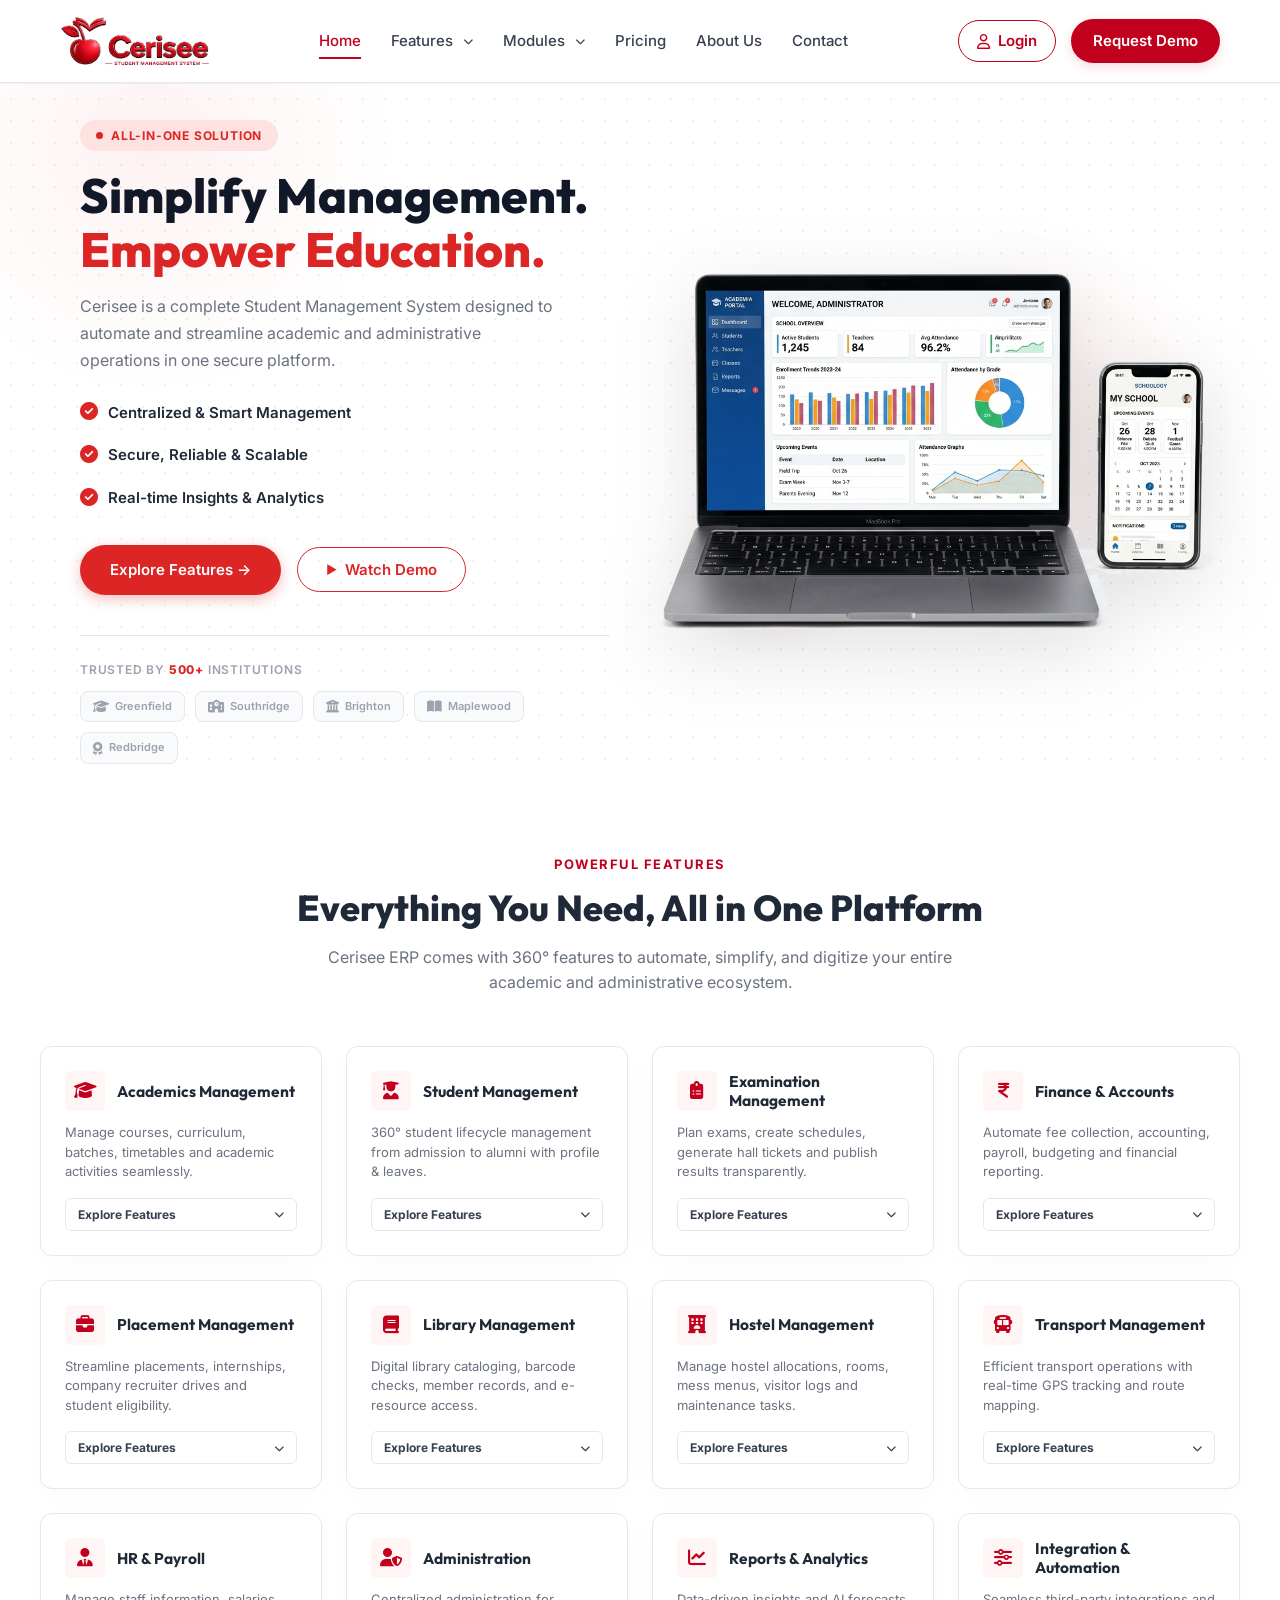
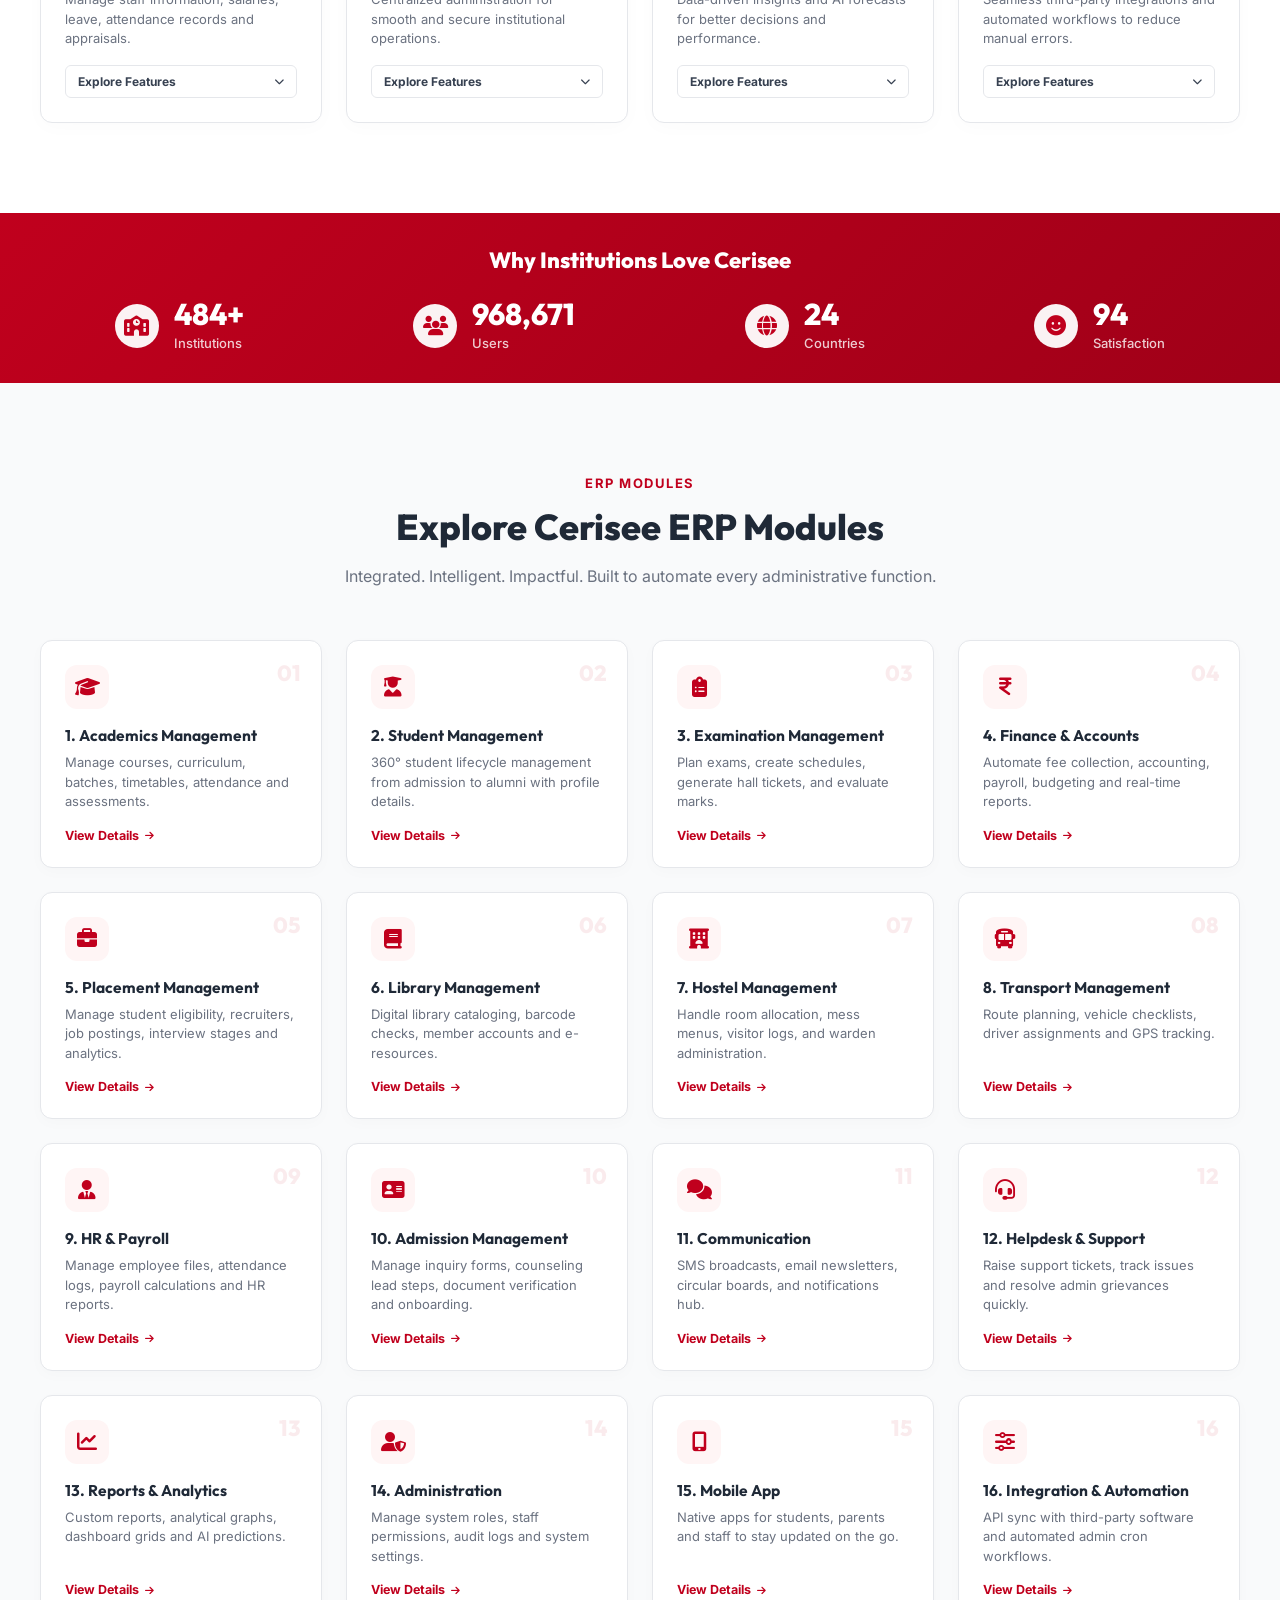
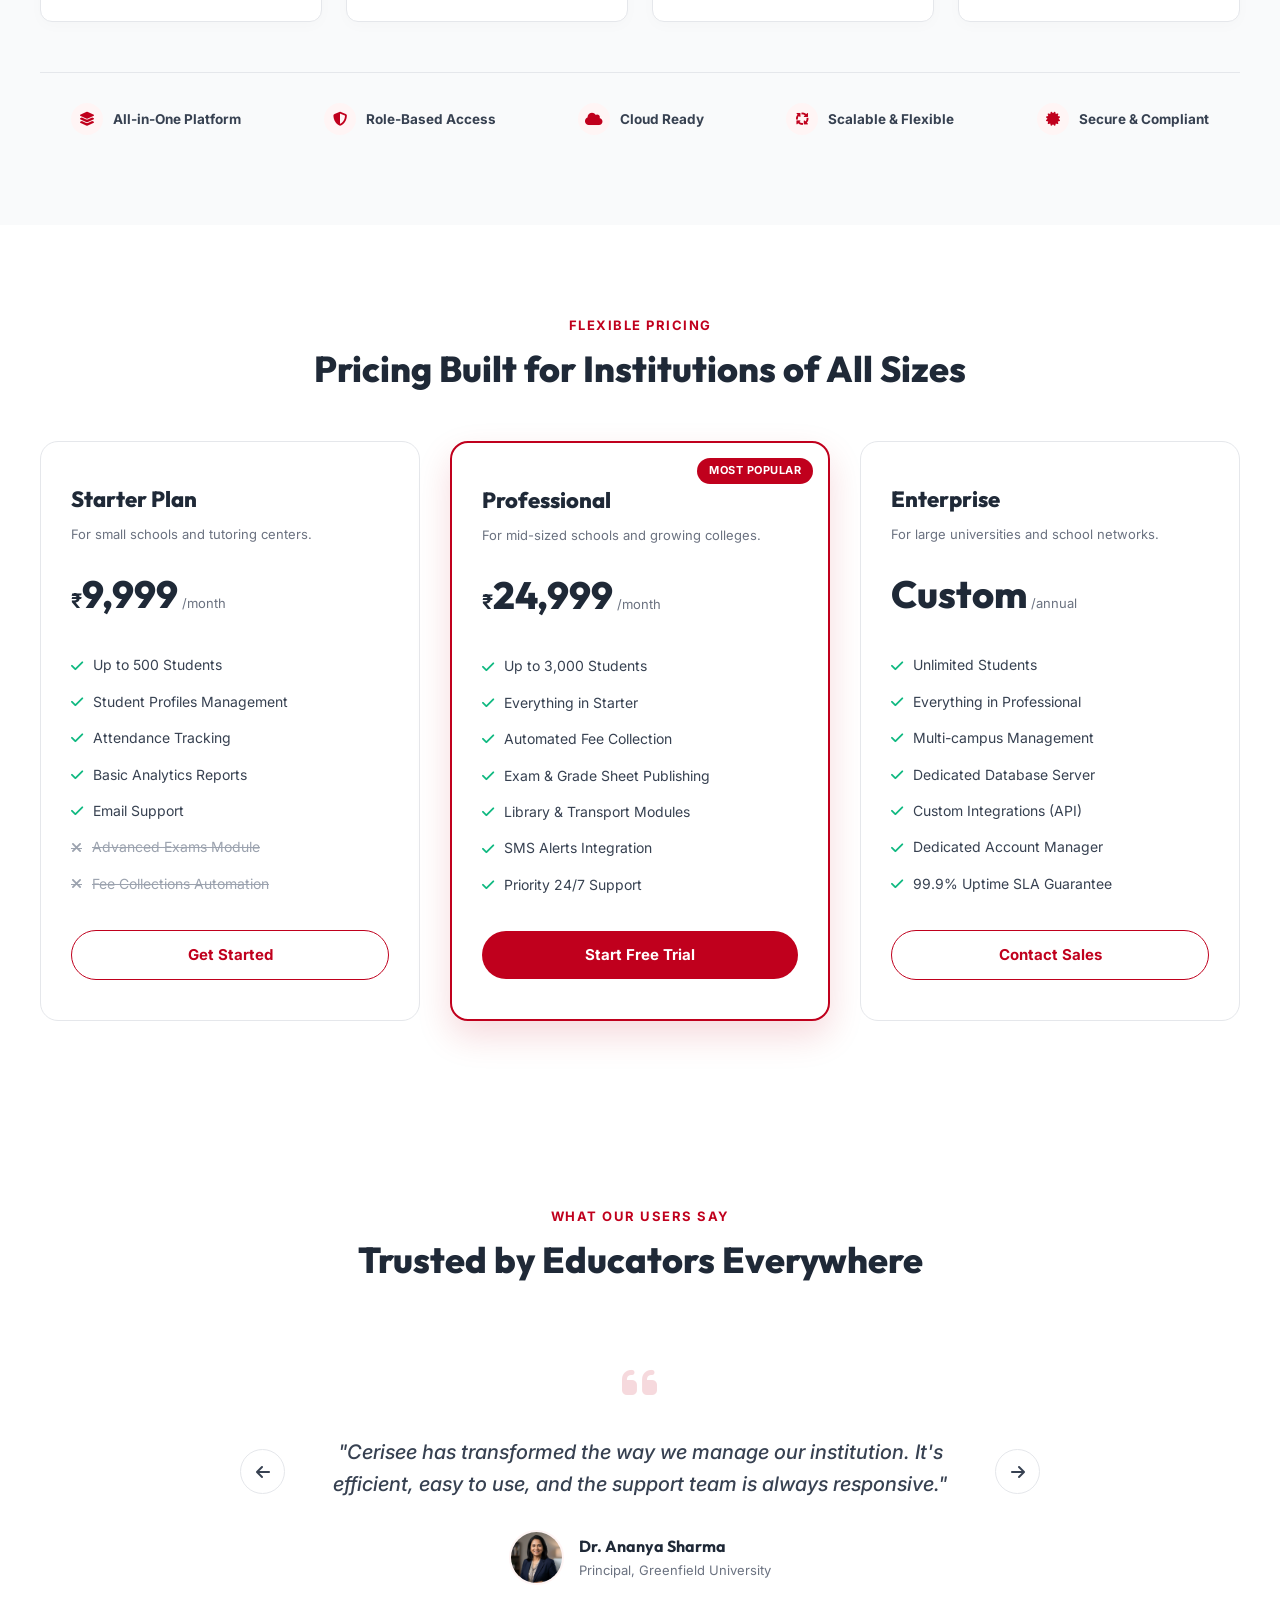
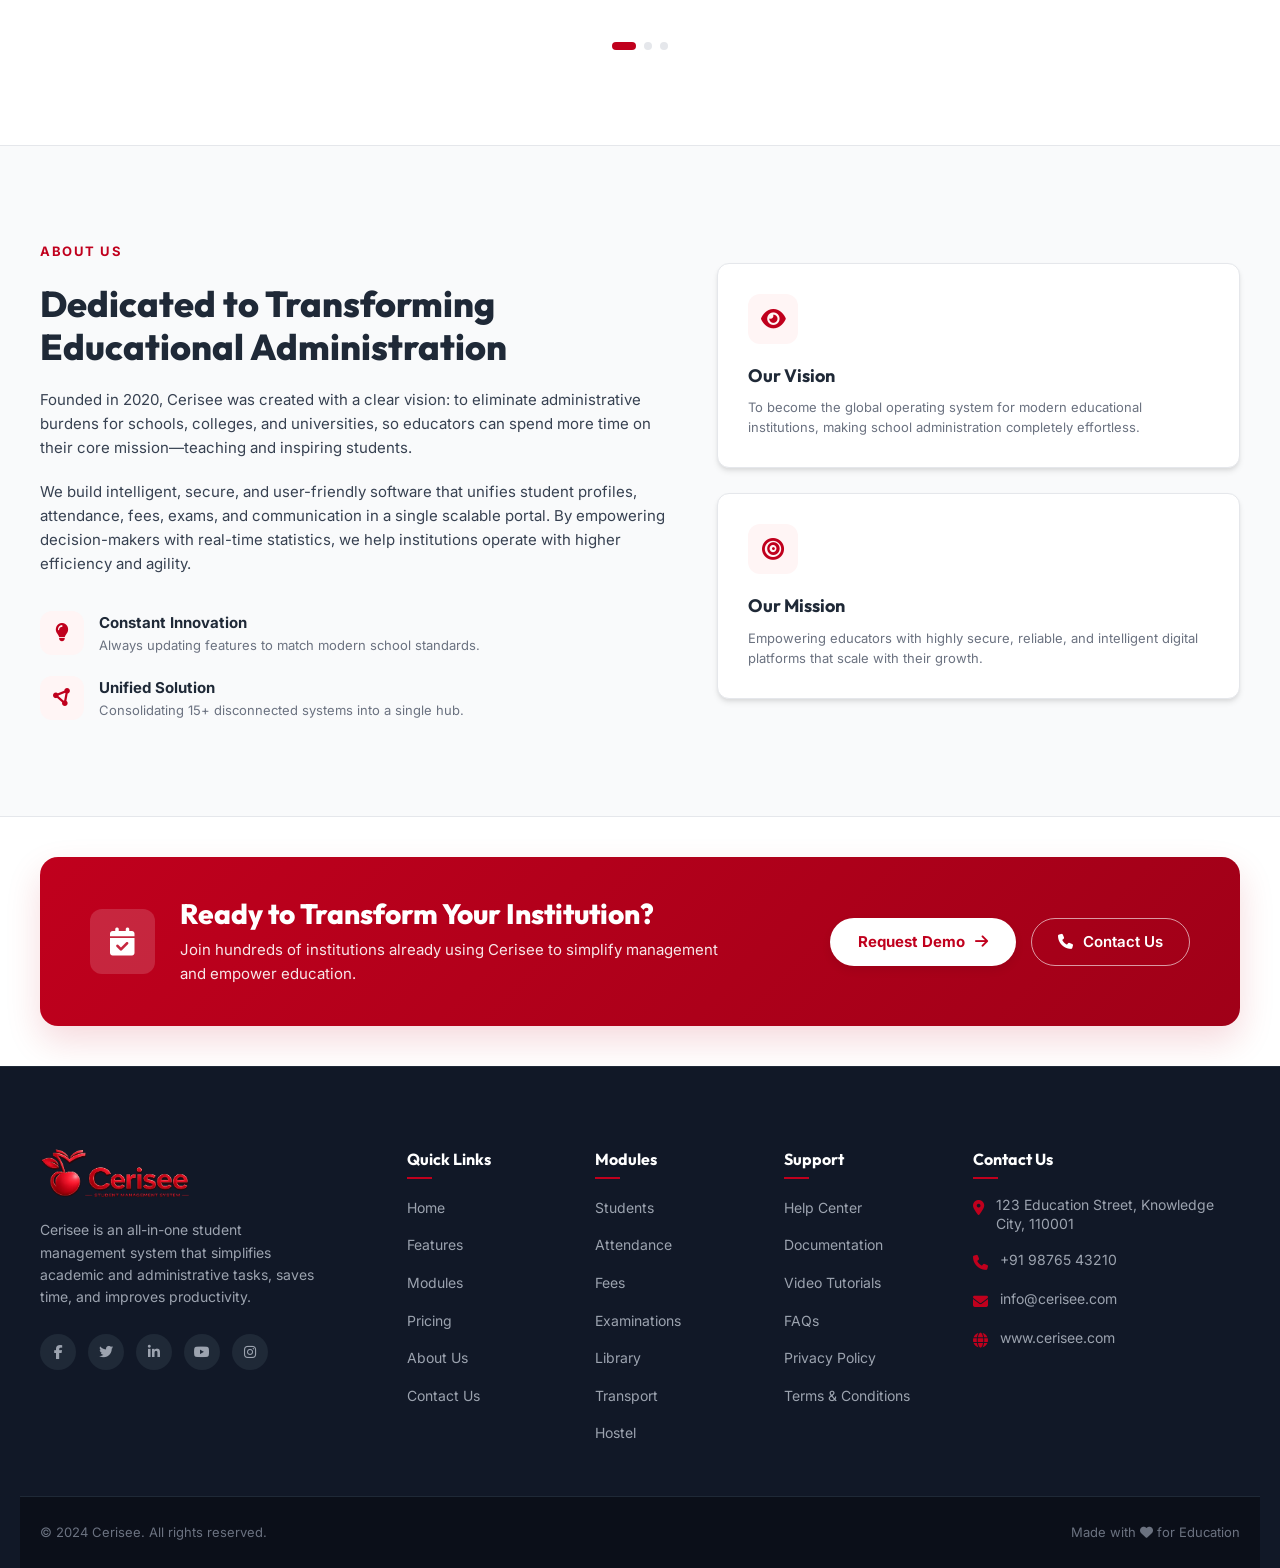
<file: index.html>
<!DOCTYPE html>
<html lang="en">
<head>
  <meta charset="UTF-8">
  <meta name="viewport" content="width=device-width, initial-scale=1.0">
  <meta name="description" content="Cerisee is an all-in-one Student Management System designed to automate academic and administrative workflows, improve productivity, and empower education.">
  <title>Cerisee - Student Management System | Simplify Management. Empower Education.</title>
  
  <!-- FontAwesome for Icons -->
  <link rel="stylesheet" href="https://cdnjs.cloudflare.com/ajax/libs/font-awesome/6.4.0/css/all.min.css">
  
  <!-- Custom CSS -->
  <link rel="stylesheet" href="css/variables.css">
  <link rel="stylesheet" href="css/style.css?v=1.1">
</head>
<body>

  <!-- Navigation Bar -->
  <header class="navbar-header">
    <div class="navbar-container">
      <a href="index.html" class="logo-container">
        <img src="assets/logo.png" alt="Cerisee Logo" class="main-logo-img">
      </a>

      <!-- Desktop Nav Menu -->
      <nav class="nav-menu">
        <ul class="nav-list">
          <li><a href="#home" class="nav-link active">Home</a></li>
          <li class="has-dropdown">
            <a href="#features" class="nav-link">Features <i class="fa-solid fa-chevron-down" style="font-size:10px; margin-left:4px;"></i></a>
            <ul class="dropdown-menu">
              <li><a href="#features" data-feature="academics">Academics Management</a></li>
              <li><a href="#features" data-feature="student">Student Management</a></li>
              <li><a href="#features" data-feature="exams">Examination Management</a></li>
              <li><a href="#features" data-feature="finance">Finance & Accounts</a></li>
              <li><a href="#features" data-feature="placement">Placement Management</a></li>
              <li><a href="#features" data-feature="library">Library Management</a></li>
              <li><a href="#features" data-feature="hostel">Hostel Management</a></li>
              <li><a href="#features" data-feature="transport">Transport Management</a></li>
              <li><a href="#features" data-feature="hr">HR & Payroll</a></li>
              <li><a href="#features" data-feature="admin">Administration</a></li>
              <li><a href="#features" data-feature="reports">Reports & Analytics</a></li>
              <li><a href="#features" data-feature="integration">Integration & Automation</a></li>
            </ul>
          </li>
          <li class="has-dropdown">
            <a href="#modules" class="nav-link">Modules <i class="fa-solid fa-chevron-down" style="font-size:10px; margin-left:4px;"></i></a>
            <ul class="dropdown-menu">
              <li><a href="#modules" data-module="academics">Academics Management</a></li>
              <li><a href="#modules" data-module="student">Student Management</a></li>
              <li><a href="#modules" data-module="exams">Examination Management</a></li>
              <li><a href="#modules" data-module="finance">Finance & Accounts</a></li>
              <li><a href="#modules" data-module="placement">Placement Management</a></li>
              <li><a href="#modules" data-module="library">Library Management</a></li>
              <li><a href="#modules" data-module="hostel">Hostel Management</a></li>
              <li><a href="#modules" data-module="transport">Transport Management</a></li>
              <li><a href="#modules" data-module="hr">HR & Payroll</a></li>
              <li><a href="#modules" data-module="admission">Admission Management</a></li>
              <li><a href="#modules" data-module="communication">Communication</a></li>
              <li><a href="#modules" data-module="helpdesk">Helpdesk & Support</a></li>
              <li><a href="#modules" data-module="reports">Reports & Analytics</a></li>
              <li><a href="#modules" data-module="admin">Administration</a></li>
              <li><a href="#modules" data-module="mobile">Mobile App</a></li>
              <li><a href="#modules" data-module="integration">Integration & Automation</a></li>
            </ul>
          </li>
          <li><a href="#pricing" class="nav-link">Pricing</a></li>
          <li><a href="#about" class="nav-link">About Us</a></li>
          <li><a href="#contact" class="nav-link">Contact</a></li>
        </ul>
      </nav>

      <!-- Nav Actions -->
      <div class="nav-actions">
        <a href="login.html" class="btn-login"><i class="fa-regular fa-user"></i> Login</a>
        <a href="request-demo.html" class="btn-cta">Request Demo</a>
      </div>

      <!-- Hamburger Menu for Mobile -->
      <button class="mobile-toggle" aria-label="Toggle navigation menu">
        <span class="bar"></span>
        <span class="bar"></span>
        <span class="bar"></span>
      </button>
    </div>
  </header>

  <main>
    <!-- Hero Section -->
    <section id="home" class="hero-section">
      <!-- Subtle Dot-Grid Background Overlay -->
      <div class="hero-dot-grid"></div>
      
      <div class="hero-container">
        <!-- Hero Text Content (Left Column) -->
        <div class="hero-content">
          <div class="hero-badge-pill">
            <span class="dot-pulse"></span>
            All-in-One Solution
          </div>
          
          <h1 class="hero-headline">
            Simplify Management.<br>
            <span class="text-primary-red">Empower Education.</span>
          </h1>
          
          <p class="hero-desc-text">
            Cerisee is a complete Student Management System designed to automate and streamline academic and administrative operations in one secure platform.
          </p>
          
          <ul class="hero-checklist-items">
            <li>
              <span class="check-circle-red"><i class="fa-solid fa-circle-check"></i></span>
              Centralized & Smart Management
            </li>
            <li>
              <span class="check-circle-red"><i class="fa-solid fa-circle-check"></i></span>
              Secure, Reliable & Scalable
            </li>
            <li>
              <span class="check-circle-red"><i class="fa-solid fa-circle-check"></i></span>
              Real-time Insights & Analytics
            </li>
          </ul>
          
          <div class="hero-cta-group">
            <a href="#features" class="btn-primary-red">Explore Features &rarr;</a>
            <button class="btn-secondary-demo"><span class="text-red-icon">▶</span> Watch Demo</button>
          </div>

          <!-- Trust Bar inside Left Column -->
          <div class="hero-trust-bar">
            <p class="trust-title-text">Trusted by <span class="text-red-bold">500+</span> Institutions</p>
            <div class="trust-logos-row">
              <div class="trust-logo-box"><i class="fa-solid fa-graduation-cap"></i> Greenfield</div>
              <div class="trust-logo-box"><i class="fa-solid fa-school"></i> Southridge</div>
              <div class="trust-logo-box"><i class="fa-solid fa-building-columns"></i> Brighton</div>
              <div class="trust-logo-box"><i class="fa-solid fa-book-open"></i> Maplewood</div>
              <div class="trust-logo-box"><i class="fa-solid fa-award"></i> Redbridge</div>
            </div>
          </div>
        </div>
        
        <!-- Hero Device Mockup Stack (Right Column) -->
        <div class="hero-mockups-column">
          <!-- Background Blobs -->
          <div class="blob-red-large"></div>
          <div class="blob-red-small"></div>
          <img src="assets/hero-mockup.png" alt="Cerisee Dashboard Mockup on Laptop and Mobile" class="hero-mockup-img">
        </div>
      </div>
    </section>

    <!-- Features Section (12 Feature Suites with dropdowns) -->
    <section id="features" class="features-section">
      <div class="features-container">
        <div class="section-header">
          <span class="section-badge">Powerful Features</span>
          <h2 class="section-title">Everything You Need, All in One Platform</h2>
          <p class="section-subtitle" style="max-width:650px; margin:15px auto 0 auto; color:var(--text-muted); font-size:16px;">
            Cerisee ERP comes with 360° features to automate, simplify, and digitize your entire academic and administrative ecosystem.
          </p>
        </div>

        <div class="features-suite-grid">
          <!-- Feature 1 -->
          <div class="feature-suite-card" id="feat-academics">
            <div class="feature-suite-header">
              <div class="feature-suite-icon"><i class="fa-solid fa-graduation-cap"></i></div>
              <h3 class="feature-suite-title">Academics Management</h3>
            </div>
            <p class="feature-suite-desc">Manage courses, curriculum, batches, timetables and academic activities seamlessly.</p>
            <button class="btn-toggle-features">Explore Features <i class="fa-solid fa-chevron-down"></i></button>
            
            <div class="features-dropdown-list">
              <ul>
                <li><i class="fa-solid fa-circle-check"></i> Course & Curriculum Management</li>
                <li><i class="fa-solid fa-circle-check"></i> Timetable Management</li>
                <li><i class="fa-solid fa-circle-check"></i> Attendance Management</li>
                <li><i class="fa-solid fa-circle-check"></i> Academic Calendar</li>
                <li><i class="fa-solid fa-circle-check"></i> Internal Assessments</li>
              </ul>
            </div>
          </div>

          <!-- Feature 2 -->
          <div class="feature-suite-card" id="feat-student">
            <div class="feature-suite-header">
              <div class="feature-suite-icon"><i class="fa-solid fa-user-graduate"></i></div>
              <h3 class="feature-suite-title">Student Management</h3>
            </div>
            <p class="feature-suite-desc">360° student lifecycle management from admission to alumni with profile & leaves.</p>
            <button class="btn-toggle-features">Explore Features <i class="fa-solid fa-chevron-down"></i></button>
            
            <div class="features-dropdown-list">
              <ul>
                <li><i class="fa-solid fa-circle-check"></i> Admission & Onboarding</li>
                <li><i class="fa-solid fa-circle-check"></i> Student Profile Management</li>
                <li><i class="fa-solid fa-circle-check"></i> Attendance & Leaves</li>
                <li><i class="fa-solid fa-circle-check"></i> Mentoring & Counseling</li>
                <li><i class="fa-solid fa-circle-check"></i> Alumni Management</li>
              </ul>
            </div>
          </div>

          <!-- Feature 3 -->
          <div class="feature-suite-card" id="feat-exams">
            <div class="feature-suite-header">
              <div class="feature-suite-icon"><i class="fa-solid fa-clipboard-list"></i></div>
              <h3 class="feature-suite-title">Examination Management</h3>
            </div>
            <p class="feature-suite-desc">Plan exams, create schedules, generate hall tickets and publish results transparently.</p>
            <button class="btn-toggle-features">Explore Features <i class="fa-solid fa-chevron-down"></i></button>
            
            <div class="features-dropdown-list">
              <ul>
                <li><i class="fa-solid fa-circle-check"></i> Exam Scheduling</li>
                <li><i class="fa-solid fa-circle-check"></i> Hall Tickets & Seating</li>
                <li><i class="fa-solid fa-circle-check"></i> Online & Offline Exams</li>
                <li><i class="fa-solid fa-circle-check"></i> Evaluation & Grading</li>
                <li><i class="fa-solid fa-circle-check"></i> Results & Revaluation</li>
              </ul>
            </div>
          </div>

          <!-- Feature 4 -->
          <div class="feature-suite-card" id="feat-finance">
            <div class="feature-suite-header">
              <div class="feature-suite-icon"><i class="fa-solid fa-indian-rupee-sign"></i></div>
              <h3 class="feature-suite-title">Finance & Accounts</h3>
            </div>
            <p class="feature-suite-desc">Automate fee collection, accounting, payroll, budgeting and financial reporting.</p>
            <button class="btn-toggle-features">Explore Features <i class="fa-solid fa-chevron-down"></i></button>
            
            <div class="features-dropdown-list">
              <ul>
                <li><i class="fa-solid fa-circle-check"></i> Fee Management</li>
                <li><i class="fa-solid fa-circle-check"></i> Accounting & Ledgers</li>
                <li><i class="fa-solid fa-circle-check"></i> Payroll Management</li>
                <li><i class="fa-solid fa-circle-check"></i> Budgeting & Forecasting</li>
                <li><i class="fa-solid fa-circle-check"></i> Financial Reports</li>
              </ul>
            </div>
          </div>

          <!-- Feature 5 -->
          <div class="feature-suite-card" id="feat-placement">
            <div class="feature-suite-header">
              <div class="feature-suite-icon"><i class="fa-solid fa-briefcase"></i></div>
              <h3 class="feature-suite-title">Placement Management</h3>
            </div>
            <p class="feature-suite-desc">Streamline placements, internships, company recruiter drives and student eligibility.</p>
            <button class="btn-toggle-features">Explore Features <i class="fa-solid fa-chevron-down"></i></button>
            
            <div class="features-dropdown-list">
              <ul>
                <li><i class="fa-solid fa-circle-check"></i> Student Eligibility Check</li>
                <li><i class="fa-solid fa-circle-check"></i> Company Management</li>
                <li><i class="fa-solid fa-circle-check"></i> Job Drives & Offers</li>
                <li><i class="fa-solid fa-circle-check"></i> Internship Tracking</li>
                <li><i class="fa-solid fa-circle-check"></i> Placement Analytics</li>
              </ul>
            </div>
          </div>

          <!-- Feature 6 -->
          <div class="feature-suite-card" id="feat-library">
            <div class="feature-suite-header">
              <div class="feature-suite-icon"><i class="fa-solid fa-book"></i></div>
              <h3 class="feature-suite-title">Library Management</h3>
            </div>
            <p class="feature-suite-desc">Digital library cataloging, barcode checks, member records, and e-resource access.</p>
            <button class="btn-toggle-features">Explore Features <i class="fa-solid fa-chevron-down"></i></button>
            
            <div class="features-dropdown-list">
              <ul>
                <li><i class="fa-solid fa-circle-check"></i> Book & Journal Management</li>
                <li><i class="fa-solid fa-circle-check"></i> Issue & Return Tracking</li>
                <li><i class="fa-solid fa-circle-check"></i> E-Library Access</li>
                <li><i class="fa-solid fa-circle-check"></i> Fine Management</li>
                <li><i class="fa-solid fa-circle-check"></i> Library Analytics</li>
              </ul>
            </div>
          </div>

          <!-- Feature 7 -->
          <div class="feature-suite-card" id="feat-hostel">
            <div class="feature-suite-header">
              <div class="feature-suite-icon"><i class="fa-solid fa-hotel"></i></div>
              <h3 class="feature-suite-title">Hostel Management</h3>
            </div>
            <p class="feature-suite-desc">Manage hostel allocations, rooms, mess menus, visitor logs and maintenance tasks.</p>
            <button class="btn-toggle-features">Explore Features <i class="fa-solid fa-chevron-down"></i></button>
            
            <div class="features-dropdown-list">
              <ul>
                <li><i class="fa-solid fa-circle-check"></i> Room Allocation</li>
                <li><i class="fa-solid fa-circle-check"></i> Mess Management</li>
                <li><i class="fa-solid fa-circle-check"></i> Visitor Management</li>
                <li><i class="fa-solid fa-circle-check"></i> Hostel Fee Management</li>
                <li><i class="fa-solid fa-circle-check"></i> Maintenance Requests</li>
              </ul>
            </div>
          </div>

          <!-- Feature 8 -->
          <div class="feature-suite-card" id="feat-transport">
            <div class="feature-suite-header">
              <div class="feature-suite-icon"><i class="fa-solid fa-bus"></i></div>
              <h3 class="feature-suite-title">Transport Management</h3>
            </div>
            <p class="feature-suite-desc">Efficient transport operations with real-time GPS tracking and route mapping.</p>
            <button class="btn-toggle-features">Explore Features <i class="fa-solid fa-chevron-down"></i></button>
            
            <div class="features-dropdown-list">
              <ul>
                <li><i class="fa-solid fa-circle-check"></i> Route & Vehicle Management</li>
                <li><i class="fa-solid fa-circle-check"></i> GPS Live Tracking</li>
                <li><i class="fa-solid fa-circle-check"></i> Transport Fee Management</li>
                <li><i class="fa-solid fa-circle-check"></i> Driver Management</li>
                <li><i class="fa-solid fa-circle-check"></i> Transport Reports</li>
              </ul>
            </div>
          </div>

          <!-- Feature 9 -->
          <div class="feature-suite-card" id="feat-hr">
            <div class="feature-suite-header">
              <div class="feature-suite-icon"><i class="fa-solid fa-user-tie"></i></div>
              <h3 class="feature-suite-title">HR & Payroll</h3>
            </div>
            <p class="feature-suite-desc">Manage staff information, salaries, leave, attendance records and appraisals.</p>
            <button class="btn-toggle-features">Explore Features <i class="fa-solid fa-chevron-down"></i></button>
            
            <div class="features-dropdown-list">
              <ul>
                <li><i class="fa-solid fa-circle-check"></i> Employee Management</li>
                <li><i class="fa-solid fa-circle-check"></i> Leave & Attendance</li>
                <li><i class="fa-solid fa-circle-check"></i> Payroll & Salary Slips</li>
                <li><i class="fa-solid fa-circle-check"></i> Performance Appraisal</li>
                <li><i class="fa-solid fa-circle-check"></i> HR Reports</li>
              </ul>
            </div>
          </div>

          <!-- Feature 10 -->
          <div class="feature-suite-card" id="feat-admin">
            <div class="feature-suite-header">
              <div class="feature-suite-icon"><i class="fa-solid fa-user-shield"></i></div>
              <h3 class="feature-suite-title">Administration</h3>
            </div>
            <p class="feature-suite-desc">Centralized administration for smooth and secure institutional operations.</p>
            <button class="btn-toggle-features">Explore Features <i class="fa-solid fa-chevron-down"></i></button>
            
            <div class="features-dropdown-list">
              <ul>
                <li><i class="fa-solid fa-circle-check"></i> Role & Access Control</li>
                <li><i class="fa-solid fa-circle-check"></i> Workflow Automation</li>
                <li><i class="fa-solid fa-circle-check"></i> Document Management</li>
                <li><i class="fa-solid fa-circle-check"></i> Communication Center</li>
                <li><i class="fa-solid fa-circle-check"></i> Audit Logs</li>
              </ul>
            </div>
          </div>

          <!-- Feature 11 -->
          <div class="feature-suite-card" id="feat-reports">
            <div class="feature-suite-header">
              <div class="feature-suite-icon"><i class="fa-solid fa-chart-line"></i></div>
              <h3 class="feature-suite-title">Reports & Analytics</h3>
            </div>
            <p class="feature-suite-desc">Data-driven insights and AI forecasts for better decisions and performance.</p>
            <button class="btn-toggle-features">Explore Features <i class="fa-solid fa-chevron-down"></i></button>
            
            <div class="features-dropdown-list">
              <ul>
                <li><i class="fa-solid fa-circle-check"></i> Custom Reports Exporter</li>
                <li><i class="fa-solid fa-circle-check"></i> Dashboard Analytics</li>
                <li><i class="fa-solid fa-circle-check"></i> Data Visualization</li>
                <li><i class="fa-solid fa-circle-check"></i> Export & Data Sharing</li>
                <li><i class="fa-solid fa-circle-check"></i> Predictive Analytics (AI)</li>
              </ul>
            </div>
          </div>

          <!-- Feature 12 -->
          <div class="feature-suite-card" id="feat-integration">
            <div class="feature-suite-header">
              <div class="feature-suite-icon"><i class="fa-solid fa-sliders"></i></div>
              <h3 class="feature-suite-title">Integration & Automation</h3>
            </div>
            <p class="feature-suite-desc">Seamless third-party integrations and automated workflows to reduce manual errors.</p>
            <button class="btn-toggle-features">Explore Features <i class="fa-solid fa-chevron-down"></i></button>
            
            <div class="features-dropdown-list">
              <ul>
                <li><i class="fa-solid fa-circle-check"></i> API & Webhooks Integrations</li>
                <li><i class="fa-solid fa-circle-check"></i> Third-party Software Sync</li>
                <li><i class="fa-solid fa-circle-check"></i> Automated Admin Workflows</li>
                <li><i class="fa-solid fa-circle-check"></i> Email & SMS Automation</li>
                <li><i class="fa-solid fa-circle-check"></i> AI-Powered Automation</li>
              </ul>
            </div>
          </div>
        </div>
      </div>
    </section>

    <!-- Why Institutions Love Cerisee (Features Stats Row) -->
    <section class="stats-section">
      <div class="stats-container">
        <h3 class="stats-banner-title" style="width:100%; text-align:center; margin-bottom:20px; font-family:var(--font-headings); font-size:22px; font-weight:800; color:#ffffff;">Why Institutions Love Cerisee</h3>
        <div class="stats-row" style="display:flex; justify-content:space-around; width:100%; flex-wrap:wrap; gap:20px;">
          <!-- Stat 1 -->
          <div class="stat-item">
            <div class="stat-icon"><i class="fa-solid fa-school"></i></div>
            <div class="stat-info">
              <div class="stat-number" data-target="500">0</div>
              <div class="stat-label">Institutions</div>
            </div>
          </div>
          <!-- Stat 2 -->
          <div class="stat-item">
            <div class="stat-icon"><i class="fa-solid fa-users"></i></div>
            <div class="stat-info">
              <div class="stat-number" data-target="1000000">0</div>
              <div class="stat-label">Users</div>
            </div>
          </div>
          <!-- Stat 3 -->
          <div class="stat-item">
            <div class="stat-icon"><i class="fa-solid fa-globe"></i></div>
            <div class="stat-info">
              <div class="stat-number" data-target="25">0</div>
              <div class="stat-label">Countries</div>
            </div>
          </div>
          <!-- Stat 4 -->
          <div class="stat-item">
            <div class="stat-icon"><i class="fa-solid fa-smile"></i></div>
            <div class="stat-info">
              <div class="stat-number" data-target="98" data-decimals="0">0</div>
              <div class="stat-label">Satisfaction</div>
            </div>
          </div>
        </div>
      </div>
    </section>

    <!-- Explore Cerisee ERP Modules (16 Modules Section with dropdowns) -->
    <section id="modules" class="modules-section">
      <div class="modules-container">
        <div class="section-header">
          <span class="section-badge">ERP Modules</span>
          <h2 class="section-title">Explore Cerisee ERP Modules</h2>
          <p class="section-subtitle" style="max-width:650px; margin:15px auto 0 auto; color:var(--text-muted); font-size:16px;">
            Integrated. Intelligent. Impactful. Built to automate every administrative function.
          </p>
        </div>

        <div class="modules-suite-grid">
          <!-- Module 1 -->
          <div class="module-card-v2" id="mod-academics">
            <div class="module-card-num">01</div>
            <div class="module-card-icon"><i class="fa-solid fa-graduation-cap"></i></div>
            <h3 class="module-card-title">1. Academics Management</h3>
            <p class="module-card-desc">Manage courses, curriculum, batches, timetables, attendance and assessments.</p>
            <button class="btn-module-details">View Details <i class="fa-solid fa-arrow-right"></i></button>
            <div class="module-accordion-content">
              <ul>
                <li>Course & Batch Setup</li>
                <li>Timetable Generation</li>
                <li>Academic Calendar</li>
                <li>Faculty Allocations</li>
              </ul>
            </div>
          </div>

          <!-- Module 2 -->
          <div class="module-card-v2" id="mod-student">
            <div class="module-card-num">02</div>
            <div class="module-card-icon"><i class="fa-solid fa-user-graduate"></i></div>
            <h3 class="module-card-title">2. Student Management</h3>
            <p class="module-card-desc">360° student lifecycle management from admission to alumni with profile details.</p>
            <button class="btn-module-details">View Details <i class="fa-solid fa-arrow-right"></i></button>
            <div class="module-accordion-content">
              <ul>
                <li>Student Profile Repository</li>
                <li>Leaves & Attendance Logs</li>
                <li>Documents Locker</li>
                <li>Alumni Directories</li>
              </ul>
            </div>
          </div>

          <!-- Module 3 -->
          <div class="module-card-v2" id="mod-exams">
            <div class="module-card-num">03</div>
            <div class="module-card-icon"><i class="fa-solid fa-clipboard-list"></i></div>
            <h3 class="module-card-title">3. Examination Management</h3>
            <p class="module-card-desc">Plan exams, create schedules, generate hall tickets, and evaluate marks.</p>
            <button class="btn-module-details">View Details <i class="fa-solid fa-arrow-right"></i></button>
            <div class="module-accordion-content">
              <ul>
                <li>Exam Schedule Setup</li>
                <li>Hall Tickets Generator</li>
                <li>Marks Entry Dashboard</li>
                <li>Report Cards Publisher</li>
              </ul>
            </div>
          </div>

          <!-- Module 4 -->
          <div class="module-card-v2" id="mod-finance">
            <div class="module-card-num">04</div>
            <div class="module-card-icon"><i class="fa-solid fa-indian-rupee-sign"></i></div>
            <h3 class="module-card-title">4. Finance & Accounts</h3>
            <p class="module-card-desc">Automate fee collection, accounting, payroll, budgeting and real-time reports.</p>
            <button class="btn-module-details">View Details <i class="fa-solid fa-arrow-right"></i></button>
            <div class="module-accordion-content">
              <ul>
                <li>Fee Structure & Collection</li>
                <li>Online Payment Gateways</li>
                <li>Payroll & Sal-Slips</li>
                <li>Ledgers & Expense Logs</li>
              </ul>
            </div>
          </div>

          <!-- Module 5 -->
          <div class="module-card-v2" id="mod-placement">
            <div class="module-card-num">05</div>
            <div class="module-card-icon"><i class="fa-solid fa-briefcase"></i></div>
            <h3 class="module-card-title">5. Placement Management</h3>
            <p class="module-card-desc">Manage student eligibility, recruiters, job postings, interview stages and analytics.</p>
            <button class="btn-module-details">View Details <i class="fa-solid fa-arrow-right"></i></button>
            <div class="module-accordion-content">
              <ul>
                <li>Student Profile Exporter</li>
                <li>Company Relations Panel</li>
                <li>Job Drives Management</li>
                <li>Interviews Tracking</li>
              </ul>
            </div>
          </div>

          <!-- Module 6 -->
          <div class="module-card-v2" id="mod-library">
            <div class="module-card-num">06</div>
            <div class="module-card-icon"><i class="fa-solid fa-book"></i></div>
            <h3 class="module-card-title">6. Library Management</h3>
            <p class="module-card-desc">Digital library cataloging, barcode checks, member accounts and e-resources.</p>
            <button class="btn-module-details">View Details <i class="fa-solid fa-arrow-right"></i></button>
            <div class="module-accordion-content">
              <ul>
                <li>Book Barcoding & Inventory</li>
                <li>Issue & Return Logger</li>
                <li>Overdue Fine Calculator</li>
                <li>E-Resources Hub</li>
              </ul>
            </div>
          </div>

          <!-- Module 7 -->
          <div class="module-card-v2" id="mod-hostel">
            <div class="module-card-num">07</div>
            <div class="module-card-icon"><i class="fa-solid fa-hotel"></i></div>
            <h3 class="module-card-title">7. Hostel Management</h3>
            <p class="module-card-desc">Handle room allocation, mess menus, visitor logs, and warden administration.</p>
            <button class="btn-module-details">View Details <i class="fa-solid fa-arrow-right"></i></button>
            <div class="module-accordion-content">
              <ul>
                <li>Room Allocations Grid</li>
                <li>Mess Timetable & Billing</li>
                <li>Visitor Register</li>
                <li>Complaint Ticket Hub</li>
              </ul>
            </div>
          </div>

          <!-- Module 8 -->
          <div class="module-card-v2" id="mod-transport">
            <div class="module-card-num">08</div>
            <div class="module-card-icon"><i class="fa-solid fa-bus"></i></div>
            <h3 class="module-card-title">8. Transport Management</h3>
            <p class="module-card-desc">Route planning, vehicle checklists, driver assignments and GPS tracking.</p>
            <button class="btn-module-details">View Details <i class="fa-solid fa-arrow-right"></i></button>
            <div class="module-accordion-content">
              <ul>
                <li>Vehicles & Routes Setup</li>
                <li>Live GPS Tracking</li>
                <li>Transport Fee Invoices</li>
                <li>Driver App Access</li>
              </ul>
            </div>
          </div>

          <!-- Module 9 -->
          <div class="module-card-v2" id="mod-hr">
            <div class="module-card-num">09</div>
            <div class="module-card-icon"><i class="fa-solid fa-user-tie"></i></div>
            <h3 class="module-card-title">9. HR & Payroll</h3>
            <p class="module-card-desc">Manage employee files, attendance logs, payroll calculations and HR reports.</p>
            <button class="btn-module-details">View Details <i class="fa-solid fa-arrow-right"></i></button>
            <div class="module-accordion-content">
              <ul>
                <li>Employee Onboarding</li>
                <li>Leaves & Attendance Logs</li>
                <li>Salary Slips Generator</li>
                <li>Performance Appraisals</li>
              </ul>
            </div>
          </div>

          <!-- Module 10 -->
          <div class="module-card-v2" id="mod-admission">
            <div class="module-card-num">10</div>
            <div class="module-card-icon"><i class="fa-solid fa-address-card"></i></div>
            <h3 class="module-card-title">10. Admission Management</h3>
            <p class="module-card-desc">Manage inquiry forms, counseling lead steps, document verification and onboarding.</p>
            <button class="btn-module-details">View Details <i class="fa-solid fa-arrow-right"></i></button>
            <div class="module-accordion-content">
              <ul>
                <li>Online Application Portals</li>
                <li>Leads Management Panel</li>
                <li>Documents Verification</li>
                <li>Merit Lists Generator</li>
              </ul>
            </div>
          </div>

          <!-- Module 11 -->
          <div class="module-card-v2" id="mod-communication">
            <div class="module-card-num">11</div>
            <div class="module-card-icon"><i class="fa-solid fa-comments"></i></div>
            <h3 class="module-card-title">11. Communication</h3>
            <p class="module-card-desc">SMS broadcasts, email newsletters, circular boards, and notifications hub.</p>
            <button class="btn-module-details">View Details <i class="fa-solid fa-arrow-right"></i></button>
            <div class="module-accordion-content">
              <ul>
                <li>Instant SMS Broadcasts</li>
                <li>Email Campaign Builder</li>
                <li>Digital Circular Board</li>
                <li>Push Notification System</li>
              </ul>
            </div>
          </div>

          <!-- Module 12 -->
          <div class="module-card-v2" id="mod-helpdesk">
            <div class="module-card-num">12</div>
            <div class="module-card-icon"><i class="fa-solid fa-headset"></i></div>
            <h3 class="module-card-title">12. Helpdesk & Support</h3>
            <p class="module-card-desc">Raise support tickets, track issues and resolve admin grievances quickly.</p>
            <button class="btn-module-details">View Details <i class="fa-solid fa-arrow-right"></i></button>
            <div class="module-accordion-content">
              <ul>
                <li>Admin Grievance Tickets</li>
                <li>SLA Tracking Queue</li>
                <li>FAQ Knowledgebase</li>
                <li>Feedback Forms</li>
              </ul>
            </div>
          </div>

          <!-- Module 13 -->
          <div class="module-card-v2" id="mod-reports">
            <div class="module-card-num">13</div>
            <div class="module-card-icon"><i class="fa-solid fa-chart-line"></i></div>
            <h3 class="module-card-title">13. Reports & Analytics</h3>
            <p class="module-card-desc">Custom reports, analytical graphs, dashboard grids and AI predictions.</p>
            <button class="btn-module-details">View Details <i class="fa-solid fa-arrow-right"></i></button>
            <div class="module-accordion-content">
              <ul>
                <li>Custom Table Exporter</li>
                <li>Dashboard KPIs</li>
                <li>Data Visualizations</li>
                <li>AI Attendance Forecast</li>
              </ul>
            </div>
          </div>

          <!-- Module 14 -->
          <div class="module-card-v2" id="mod-admin">
            <div class="module-card-num">14</div>
            <div class="module-card-icon"><i class="fa-solid fa-user-shield"></i></div>
            <h3 class="module-card-title">14. Administration</h3>
            <p class="module-card-desc">Manage system roles, staff permissions, audit logs and system settings.</p>
            <button class="btn-module-details">View Details <i class="fa-solid fa-arrow-right"></i></button>
            <div class="module-accordion-content">
              <ul>
                <li>Granular Permission Grid</li>
                <li>Activity Audit Logs</li>
                <li>Data Backups Scheduler</li>
                <li>Institution Configurations</li>
              </ul>
            </div>
          </div>

          <!-- Module 15 -->
          <div class="module-card-v2" id="mod-mobile">
            <div class="module-card-num">15</div>
            <div class="module-card-icon"><i class="fa-solid fa-mobile-screen-button"></i></div>
            <h3 class="module-card-title">15. Mobile App</h3>
            <p class="module-card-desc">Native apps for students, parents and staff to stay updated on the go.</p>
            <button class="btn-module-details">View Details <i class="fa-solid fa-arrow-right"></i></button>
            <div class="module-accordion-content">
              <ul>
                <li>Student App Download</li>
                <li>Teacher Portal</li>
                <li>Parent Notifications</li>
                <li>Offline Sync Database</li>
              </ul>
            </div>
          </div>

          <!-- Module 16 -->
          <div class="module-card-v2" id="mod-integration">
            <div class="module-card-num">16</div>
            <div class="module-card-icon"><i class="fa-solid fa-sliders"></i></div>
            <h3 class="module-card-title">16. Integration & Automation</h3>
            <p class="module-card-desc">API sync with third-party software and automated admin cron workflows.</p>
            <button class="btn-module-details">View Details <i class="fa-solid fa-arrow-right"></i></button>
            <div class="module-accordion-content">
              <ul>
                <li>Active Directory Auth Sync</li>
                <li>External SMS & Email APIs</li>
                <li>Payment Gateway Hookups</li>
                <li>Cron Jobs Automation</li>
              </ul>
            </div>
          </div>
        </div>

        <!-- Horizontal Modules Trust Badges -->
        <div class="modules-badges-bar">
          <div class="badge-item"><i class="fa-solid fa-layer-group"></i> All-in-One Platform</div>
          <div class="badge-item"><i class="fa-solid fa-shield-halved"></i> Role-Based Access</div>
          <div class="badge-item"><i class="fa-solid fa-cloud"></i> Cloud Ready</div>
          <div class="badge-item"><i class="fa-solid fa-arrows-spin"></i> Scalable & Flexible</div>
          <div class="badge-item"><i class="fa-solid fa-certificate"></i> Secure & Compliant</div>
        </div>
      </div>
    </section>

    <!-- Pricing Section -->
    <section id="pricing" class="pricing-section">
      <div class="pricing-container">
        <div class="section-header">
          <span class="section-badge">Flexible Pricing</span>
          <h2 class="section-title">Pricing Built for Institutions of All Sizes</h2>
        </div>

        <div class="pricing-grid">
          <!-- Starter Plan -->
          <div class="pricing-card">
            <div class="pricing-header">
              <h3 class="pricing-plan-name">Starter Plan</h3>
              <p class="pricing-plan-desc">For small schools and tutoring centers.</p>
              <div class="price-value">
                <span class="currency">₹</span>
                <span class="amount">9,999</span>
                <span class="period">/month</span>
              </div>
            </div>
            <ul class="pricing-features">
              <li><i class="fa-solid fa-check"></i> Up to 500 Students</li>
              <li><i class="fa-solid fa-check"></i> Student Profiles Management</li>
              <li><i class="fa-solid fa-check"></i> Attendance Tracking</li>
              <li><i class="fa-solid fa-check"></i> Basic Analytics Reports</li>
              <li><i class="fa-solid fa-check"></i> Email Support</li>
              <li class="disabled"><i class="fa-solid fa-xmark"></i> Advanced Exams Module</li>
              <li class="disabled"><i class="fa-solid fa-xmark"></i> Fee Collections Automation</li>
            </ul>
            <div class="pricing-footer">
              <a href="#contact" class="btn-pricing-plan">Get Started</a>
            </div>
          </div>

          <!-- Professional Plan (Popular) -->
          <div class="pricing-card popular">
            <div class="popular-badge">Most Popular</div>
            <div class="pricing-header">
              <h3 class="pricing-plan-name">Professional</h3>
              <p class="pricing-plan-desc">For mid-sized schools and growing colleges.</p>
              <div class="price-value">
                <span class="currency">₹</span>
                <span class="amount">24,999</span>
                <span class="period">/month</span>
              </div>
            </div>
            <ul class="pricing-features">
              <li><i class="fa-solid fa-check"></i> Up to 3,000 Students</li>
              <li><i class="fa-solid fa-check"></i> Everything in Starter</li>
              <li><i class="fa-solid fa-check"></i> Automated Fee Collection</li>
              <li><i class="fa-solid fa-check"></i> Exam & Grade Sheet Publishing</li>
              <li><i class="fa-solid fa-check"></i> Library & Transport Modules</li>
              <li><i class="fa-solid fa-check"></i> SMS Alerts Integration</li>
              <li><i class="fa-solid fa-check"></i> Priority 24/7 Support</li>
            </ul>
            <div class="pricing-footer">
              <a href="#contact" class="btn-pricing-plan btn-primary">Start Free Trial</a>
            </div>
          </div>

          <!-- Enterprise Plan -->
          <div class="pricing-card">
            <div class="pricing-header">
              <h3 class="pricing-plan-name">Enterprise</h3>
              <p class="pricing-plan-desc">For large universities and school networks.</p>
              <div class="price-value">
                <span class="amount">Custom</span>
                <span class="period">/annual</span>
              </div>
            </div>
            <ul class="pricing-features">
              <li><i class="fa-solid fa-check"></i> Unlimited Students</li>
              <li><i class="fa-solid fa-check"></i> Everything in Professional</li>
              <li><i class="fa-solid fa-check"></i> Multi-campus Management</li>
              <li><i class="fa-solid fa-check"></i> Dedicated Database Server</li>
              <li><i class="fa-solid fa-check"></i> Custom Integrations (API)</li>
              <li><i class="fa-solid fa-check"></i> Dedicated Account Manager</li>
              <li><i class="fa-solid fa-check"></i> 99.9% Uptime SLA Guarantee</li>
            </ul>
            <div class="pricing-footer">
              <a href="#contact" class="btn-pricing-plan">Contact Sales</a>
            </div>
          </div>
        </div>
      </div>
    </section>

    <!-- Testimonials Section -->
    <section class="testimonials-section">
      <div class="testimonials-container">
        <div class="section-header">
          <span class="section-badge">What Our Users Say</span>
          <h2 class="section-title">Trusted by Educators Everywhere</h2>
        </div>

        <!-- Carousel -->
        <div class="testimonial-carousel">
          <button class="carousel-control prev" aria-label="Previous testimonial">
            <i class="fa-solid fa-arrow-left"></i>
          </button>
          
          <div class="testimonial-track-container">
            <div class="testimonial-slide active">
              <div class="quote-icon"><i class="fa-solid fa-quote-left"></i></div>
              <blockquote class="testimonial-quote">
                "Cerisee has transformed the way we manage our institution. It's efficient, easy to use, and the support team is always responsive."
              </blockquote>
              <div class="testimonial-author">
                <img src="assets/dr-ananya.png" alt="Dr. Ananya Sharma" class="author-img">
                <div class="author-details">
                  <h4 class="author-name">Dr. Ananya Sharma</h4>
                  <p class="author-role">Principal, Greenfield University</p>
                </div>
              </div>
            </div>
            
            <div class="testimonial-slide">
              <div class="quote-icon"><i class="fa-solid fa-quote-left"></i></div>
              <blockquote class="testimonial-quote">
                "The attendance tracking and automated fee collection features saved our administrative staff over 15 hours a week. Truly an outstanding system!"
              </blockquote>
              <div class="testimonial-author">
                <img src="assets/dr-ananya.png" alt="Prof. Rajesh Verma" class="author-img" style="filter: hue-rotate(90deg);">
                <div class="author-details">
                  <h4 class="author-name">Prof. Rajesh Verma</h4>
                  <p class="author-role">Director, Southridge College</p>
                </div>
              </div>
            </div>
            
            <div class="testimonial-slide">
              <div class="quote-icon"><i class="fa-solid fa-quote-left"></i></div>
              <blockquote class="testimonial-quote">
                "From examinations to transport management, everything is integrated seamlessly. The analytics panel helps us make quick, data-driven decisions."
              </blockquote>
              <div class="testimonial-author">
                <img src="assets/dr-ananya.png" alt="Sister Clara D'Souza" class="author-img" style="filter: hue-rotate(180deg);">
                <div class="author-details">
                  <h4 class="author-name">Sister Clara D'Souza</h4>
                  <p class="author-role">Administrator, Redbridge School</p>
                </div>
              </div>
            </div>
          </div>

          <button class="carousel-control next" aria-label="Next testimonial">
            <i class="fa-solid fa-arrow-right"></i>
          </button>
        </div>

        <!-- Carousel Indicators -->
        <div class="carousel-indicators">
          <span class="indicator active" data-slide="0"></span>
          <span class="indicator" data-slide="1"></span>
          <span class="indicator" data-slide="2"></span>
        </div>
      </div>
    </section>

    <!-- About Us Section -->
    <section id="about" class="about-section">
      <div class="about-container">
        <div class="about-grid">
          <div class="about-content">
            <span class="section-badge">About Us</span>
            <h2 class="about-title">Dedicated to Transforming Educational Administration</h2>
            <p class="about-text">
              Founded in 2020, Cerisee was created with a clear vision: to eliminate administrative burdens for schools, colleges, and universities, so educators can spend more time on their core mission—teaching and inspiring students.
            </p>
            <p class="about-text">
              We build intelligent, secure, and user-friendly software that unifies student profiles, attendance, fees, exams, and communication in a single scalable portal. By empowering decision-makers with real-time statistics, we help institutions operate with higher efficiency and agility.
            </p>
            <div class="about-features">
              <div class="about-feat">
                <span class="about-feat-icon"><i class="fa-solid fa-lightbulb"></i></span>
                <div class="about-feat-text">
                  <strong>Constant Innovation</strong>
                  <span>Always updating features to match modern school standards.</span>
                </div>
              </div>
              <div class="about-feat">
                <span class="about-feat-icon"><i class="fa-solid fa-circle-nodes"></i></span>
                <div class="about-feat-text">
                  <strong>Unified Solution</strong>
                  <span>Consolidating 15+ disconnected systems into a single hub.</span>
                </div>
              </div>
            </div>
          </div>
          <div class="about-cards">
            <!-- Vision -->
            <div class="about-value-card">
              <div class="value-icon"><i class="fa-solid fa-eye"></i></div>
              <h3 class="value-title">Our Vision</h3>
              <p class="value-desc">To become the global operating system for modern educational institutions, making school administration completely effortless.</p>
            </div>
            <!-- Mission -->
            <div class="about-value-card">
              <div class="value-icon"><i class="fa-solid fa-bullseye"></i></div>
              <h3 class="value-title">Our Mission</h3>
              <p class="value-desc">Empowering educators with highly secure, reliable, and intelligent digital platforms that scale with their growth.</p>
            </div>
          </div>
        </div>
      </div>
    </section>

    <!-- Call to Action Banner -->
    <section class="cta-banner-section">
      <div class="cta-banner-container">
        <div class="cta-left">
          <div class="cta-icon-wrapper">
            <i class="fa-solid fa-calendar-check"></i>
          </div>
          <div class="cta-text">
            <h2 class="cta-title">Ready to Transform Your Institution?</h2>
            <p class="cta-description">Join hundreds of institutions already using Cerisee to simplify management and empower education.</p>
          </div>
        </div>
        <div class="cta-actions">
          <a href="request-demo.html" class="btn-cta-white">Request Demo <i class="fa-solid fa-arrow-right"></i></a>
          <a href="tel:+919876543210" class="btn-cta-transparent"><i class="fa-solid fa-phone"></i> Contact Us</a>
        </div>
      </div>
    </section>
  </main>

  <!-- Footer -->
  <footer class="footer">
    <div class="footer-container">
      <!-- Grid Col 1 -->
      <div class="footer-info">
        <a href="index.html" class="logo-container footer-logo">
          <img src="assets/logo.png" alt="Cerisee Logo" class="main-logo-img">
        </a>
        <p class="footer-desc">
          Cerisee is an all-in-one student management system that simplifies academic and administrative tasks, saves time, and improves productivity.
        </p>
        <div class="social-icons">
          <a href="#" class="social-link" aria-label="Facebook"><i class="fa-brands fa-facebook-f"></i></a>
          <a href="#" class="social-link" aria-label="Twitter"><i class="fa-brands fa-twitter"></i></a>
          <a href="#" class="social-link" aria-label="LinkedIn"><i class="fa-brands fa-linkedin-in"></i></a>
          <a href="#" class="social-link" aria-label="YouTube"><i class="fa-brands fa-youtube"></i></a>
          <a href="#" class="social-link" aria-label="Instagram"><i class="fa-brands fa-instagram"></i></a>
        </div>
      </div>

      <!-- Grid Col 2 -->
      <div class="footer-links">
        <h4 class="footer-title">Quick Links</h4>
        <ul>
          <li><a href="#home">Home</a></li>
          <li><a href="#features">Features</a></li>
          <li><a href="#modules">Modules</a></li>
          <li><a href="#pricing">Pricing</a></li>
          <li><a href="#about">About Us</a></li>
          <li><a href="#contact">Contact Us</a></li>
        </ul>
      </div>

      <!-- Grid Col 3 -->
      <div class="footer-links">
        <h4 class="footer-title">Modules</h4>
        <ul>
          <li><a href="#modules">Students</a></li>
          <li><a href="#modules">Attendance</a></li>
          <li><a href="#modules">Fees</a></li>
          <li><a href="#modules">Examinations</a></li>
          <li><a href="#modules">Library</a></li>
          <li><a href="#modules">Transport</a></li>
          <li><a href="#modules">Hostel</a></li>
        </ul>
      </div>

      <!-- Grid Col 4 -->
      <div class="footer-links">
        <h4 class="footer-title">Support</h4>
        <ul>
          <li><a href="#">Help Center</a></li>
          <li><a href="#">Documentation</a></li>
          <li><a href="#">Video Tutorials</a></li>
          <li><a href="#">FAQs</a></li>
          <li><a href="#">Privacy Policy</a></li>
          <li><a href="#">Terms & Conditions</a></li>
        </ul>
      </div>

      <!-- Grid Col 5 -->
      <div class="footer-contact" id="contact">
        <h4 class="footer-title">Contact Us</h4>
        <ul class="contact-details">
          <li>
            <span class="contact-icon"><i class="fa-solid fa-location-dot"></i></span>
            <span class="contact-text">123 Education Street, Knowledge City, 110001</span>
          </li>
          <li>
            <span class="contact-icon"><i class="fa-solid fa-phone"></i></span>
            <span class="contact-text">+91 98765 43210</span>
          </li>
          <li>
            <span class="contact-icon"><i class="fa-solid fa-envelope"></i></span>
            <span class="contact-text">info@cerisee.com</span>
          </li>
          <li>
            <span class="contact-icon"><i class="fa-solid fa-globe"></i></span>
            <span class="contact-text">www.cerisee.com</span>
          </li>
        </ul>
      </div>
    </div>

    <!-- Bottom Copyright -->
    <div class="footer-bottom">
      <div class="footer-bottom-container">
        <p>&copy; 2024 Cerisee. All rights reserved.</p>
        <p>Made with <i class="fa-solid fa-heart text-primary"></i> for Education</p>
      </div>
    </div>
  </footer>

  <!-- Main JavaScript File -->
  <script src="js/main.js"></script>
</body>
</html>
</file>
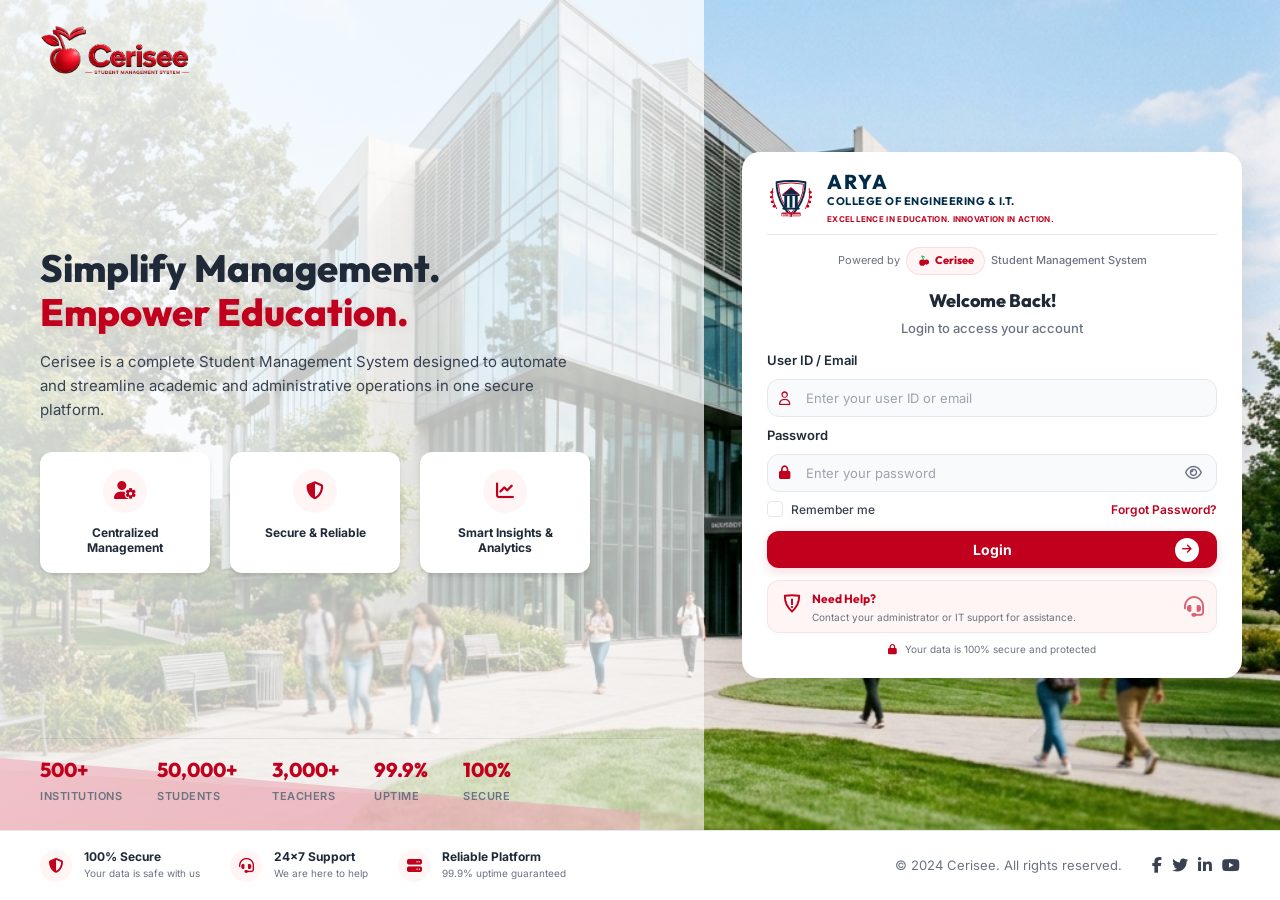
<file: login.html>
<!DOCTYPE html>
<html lang="en">
<head>
  <meta charset="UTF-8">
  <meta name="viewport" content="width=device-width, initial-scale=1.0">
  <meta name="description" content="Access the Cerisee Student Management System portal. Login to manage student profiles, attendance, grades, and payments.">
  <title>Cerisee Portal - Login | ARYA College of Engineering & I.T.</title>
  
  <!-- FontAwesome for Icons -->
  <link rel="stylesheet" href="https://cdnjs.cloudflare.com/ajax/libs/font-awesome/6.4.0/css/all.min.css">
  
  <!-- Custom CSS -->
  <link rel="stylesheet" href="css/variables.css">
  <link rel="stylesheet" href="css/login.css?v=1.1">
</head>
<body>

  <div class="login-wrapper">
    <!-- Left Panel (Branding, Features, Stats) -->
    <div class="left-panel">
      <!-- Dark overlay with tint -->
      <div class="panel-overlay"></div>
      
      <!-- Top Brand Logo -->
      <div class="brand-header">
        <a href="index.html" class="logo-container">
          <img src="assets/logo.png" alt="Cerisee Logo" class="main-logo-img">
        </a>
      </div>

      <!-- Center Promo Text -->
      <div class="promo-content">
        <h1 class="promo-title">
          Simplify Management.<br>
          <span class="text-primary-glow">Empower Education.</span>
        </h1>
        <p class="promo-desc">
          Cerisee is a complete Student Management System designed to automate and streamline academic and administrative operations in one secure platform.
        </p>

        <!-- Horizontal Highlight Cards -->
        <div class="highlight-cards">
          <div class="highlight-card">
            <div class="highlight-icon"><i class="fa-solid fa-user-gear"></i></div>
            <div class="highlight-label">Centralized Management</div>
          </div>
          <div class="highlight-card">
            <div class="highlight-icon"><i class="fa-solid fa-shield-halved"></i></div>
            <div class="highlight-label">Secure & Reliable</div>
          </div>
          <div class="highlight-card">
            <div class="highlight-icon"><i class="fa-solid fa-chart-line"></i></div>
            <div class="highlight-label">Smart Insights & Analytics</div>
          </div>
        </div>
      </div>

      <!-- Bottom Mini Stats Row -->
      <div class="panel-stats">
        <div class="panel-stat">
          <span class="panel-stat-num">500+</span>
          <span class="panel-stat-lbl">Institutions</span>
        </div>
        <div class="panel-stat">
          <span class="panel-stat-num">50,000+</span>
          <span class="panel-stat-lbl">Students</span>
        </div>
        <div class="panel-stat">
          <span class="panel-stat-num">3,000+</span>
          <span class="panel-stat-lbl">Teachers</span>
        </div>
        <div class="panel-stat">
          <span class="panel-stat-num">99.9%</span>
          <span class="panel-stat-lbl">Uptime</span>
        </div>
        <div class="panel-stat">
          <span class="panel-stat-num">100%</span>
          <span class="panel-stat-lbl">Secure</span>
        </div>
      </div>
    </div>

    <!-- Right Panel (Login Container) -->
    <div class="right-panel">
      <!-- Login Card -->
      <div class="login-card">
        <!-- Client Logo (ARYA College of Engineering) -->
        <div class="client-logo-container">
          <svg class="crest-logo" viewBox="0 0 100 100" xmlns="http://www.w3.org/2000/svg">
            <!-- Shield Outline -->
            <path d="M20 15 Q50 10 80 15 Q80 55 50 85 Q20 55 20 15 Z" fill="none" stroke="#002B49" stroke-width="4" stroke-linejoin="round"/>
            <path d="M24 19 Q50 14 76 19 Q76 52 50 80 Q24 52 24 19 Z" fill="none" stroke="#C0001D" stroke-width="2"/>
            
            <!-- Pillars (representing Academy/Temple) -->
            <rect x="36" y="44" width="6" height="24" fill="#002B49" rx="1"/>
            <rect x="47" y="44" width="6" height="24" fill="#002B49" rx="1"/>
            <rect x="58" y="44" width="6" height="24" fill="#002B49" rx="1"/>
            <!-- Base and Top of Pillars -->
            <rect x="32" y="68" width="36" height="4" fill="#002B49" rx="1"/>
            <rect x="32" y="40" width="36" height="4" fill="#002B49" rx="1"/>
            
            <!-- Pediment (Triangle Top) -->
            <polygon points="50,25 32,40 68,40" fill="#C0001D"/>
            <polygon points="50,28 35,39 65,39" fill="#002B49"/>
            
            <!-- Laurel Wreath Around -->
            <path d="M12 28 Q8 50 20 70" fill="none" stroke="#C0001D" stroke-width="2" stroke-linecap="round"/>
            <path d="M88 28 Q92 50 80 70" fill="none" stroke="#C0001D" stroke-width="2" stroke-linecap="round"/>
            <!-- Laurel leaves -->
            <circle cx="10" cy="36" r="3" fill="#C0001D"/>
            <circle cx="9" cy="46" r="3" fill="#C0001D"/>
            <circle cx="11" cy="56" r="3" fill="#C0001D"/>
            <circle cx="15" cy="65" r="3" fill="#C0001D"/>
            <circle cx="90" cy="36" r="3" fill="#C0001D"/>
            <circle cx="91" cy="46" r="3" fill="#C0001D"/>
            <circle cx="89" cy="56" r="3" fill="#C0001D"/>
            <circle cx="85" cy="65" r="3" fill="#C0001D"/>
            
            <!-- ESTD text background -->
            <rect x="30" y="78" width="40" height="8" fill="#C0001D" rx="2"/>
            <text x="50" y="85" font-family="'Outfit', sans-serif" font-size="6.5" font-weight="800" fill="#FFF" text-anchor="middle">ESTD. 2000</text>
          </svg>
          <div class="client-details">
            <h2 class="client-title">ARYA</h2>
            <h3 class="client-subtitle">COLLEGE OF ENGINEERING & I.T.</h3>
            <p class="client-tagline">Excellence in Education. Innovation in Action.</p>
          </div>
        </div>

        <!-- Powered By Cerisee -->
        <div class="powered-by">
          <span class="powered-text">Powered by</span>
          <div class="powered-badge">
            <svg class="cherry-logo-mini" viewBox="0 0 100 100" xmlns="http://www.w3.org/2000/svg">
              <path d="M50 45 C45 30 35 25 35 15 C35 15 50 15 55 25" stroke="#22C55E" stroke-width="8" fill="none"/>
              <circle cx="38" cy="62" r="22" fill="#C0001D"/>
              <circle cx="68" cy="58" r="18" fill="#C0001D"/>
            </svg>
            <span class="powered-brand">Cerisee</span>
          </div>
          <span class="powered-system">Student Management System</span>
        </div>

        <div class="login-intro">
          <h2 class="login-greeting">Welcome Back!</h2>
          <p class="login-instructions">Login to access your account</p>
        </div>

        <!-- Error Notification Container (for JS / Backend validation) -->
        <div id="error-alert" class="alert alert-danger" style="display: none;">
          <i class="fa-solid fa-circle-exclamation"></i>
          <span class="alert-message">Incorrect User ID or Password.</span>
        </div>

        <!-- Login Form -->
        <!-- Note: action points to login.php, method is POST as needed for backend integration -->
        <form id="loginForm" action="login.php" method="POST">
          <!-- User ID field -->
          <div class="form-group">
            <label for="username" class="form-label">User ID / Email</label>
            <div class="input-wrapper">
              <span class="input-icon"><i class="fa-regular fa-user"></i></span>
              <input type="text" id="username" name="username" class="form-input" placeholder="Enter your user ID or email" required autocomplete="username">
            </div>
          </div>

          <!-- Password field -->
          <div class="form-group">
            <label for="password" class="form-label">Password</label>
            <div class="input-wrapper">
              <span class="input-icon"><i class="fa-solid fa-lock"></i></span>
              <input type="password" id="password" name="password" class="form-input" placeholder="Enter your password" required autocomplete="current-password">
              <button type="button" id="toggle-password-btn" class="toggle-password" aria-label="Toggle password visibility">
                <i class="fa-regular fa-eye" id="eye-icon"></i>
              </button>
            </div>
          </div>

          <!-- Form Options -->
          <div class="form-options">
            <label class="checkbox-container">
              <input type="checkbox" id="remember" name="remember" class="custom-checkbox">
              <span class="checkbox-checkmark"></span>
              Remember me
            </label>
            <a href="forgot-password.html" class="forgot-link">Forgot Password?</a>
          </div>

          <!-- Submit Button -->
          <button type="submit" class="btn-login-submit">
            <span>Login</span>
            <div class="btn-arrow-circle">
              <i class="fa-solid fa-arrow-right"></i>
            </div>
          </button>
        </form>

        <!-- Help Info Box -->
        <div class="help-box">
          <div class="help-icon-wrapper">
            <svg class="help-shield" viewBox="0 0 100 100" xmlns="http://www.w3.org/2000/svg">
              <path d="M20 20 Q50 15 80 20 Q80 60 50 85 Q20 60 20 20 Z" fill="none" stroke="#C0001D" stroke-width="8" stroke-linejoin="round"/>
              <path d="M50 35 L50 55" stroke="#C0001D" stroke-width="8" stroke-linecap="round"/>
              <circle cx="50" cy="67" r="4.5" fill="#C0001D"/>
            </svg>
          </div>
          <div class="help-content">
            <h4 class="help-title">Need Help?</h4>
            <p class="help-text">Contact your administrator or IT support for assistance.</p>
          </div>
          <div class="help-headset"><i class="fa-solid fa-headset"></i></div>
        </div>

        <!-- Security Badge -->
        <div class="security-badge">
          <i class="fa-solid fa-lock"></i>
          <span>Your data is 100% secure and protected</span>
        </div>
      </div>
    </div>
  </div>

  <!-- Bottom Information Bar -->
  <footer class="login-footer">
    <div class="login-footer-container">
      <div class="info-badges">
        <div class="info-badge">
          <span class="info-badge-icon"><i class="fa-solid fa-shield-halved"></i></span>
          <div class="info-badge-text">
            <strong>100% Secure</strong>
            <span>Your data is safe with us</span>
          </div>
        </div>
        <div class="info-badge">
          <span class="info-badge-icon"><i class="fa-solid fa-headset"></i></span>
          <div class="info-badge-text">
            <strong>24x7 Support</strong>
            <span>We are here to help</span>
          </div>
        </div>
        <div class="info-badge">
          <span class="info-badge-icon"><i class="fa-solid fa-server"></i></span>
          <div class="info-badge-text">
            <strong>Reliable Platform</strong>
            <span>99.9% uptime guaranteed</span>
          </div>
        </div>
      </div>

      <div class="copyright-socials">
        <p class="login-copyright">&copy; 2024 Cerisee. All rights reserved.</p>
        <div class="login-social-icons">
          <a href="#" class="social-link" aria-label="Facebook"><i class="fa-brands fa-facebook-f"></i></a>
          <a href="#" class="social-link" aria-label="Twitter"><i class="fa-brands fa-twitter"></i></a>
          <a href="#" class="social-link" aria-label="LinkedIn"><i class="fa-brands fa-linkedin-in"></i></a>
          <a href="#" class="social-link" aria-label="YouTube"><i class="fa-brands fa-youtube"></i></a>
        </div>
      </div>
    </div>
  </footer>

  <!-- Login JS -->
  <script src="js/login.js"></script>
</body>
</html>
</file>
<file: css/variables.css>
/* Import Fonts */
@import url('https://fonts.googleapis.com/css2?family=Inter:wght@300;400;500;600;700&family=Outfit:wght@400;500;600;700;800&display=swap');

:root {
  /* Color Palette */
  --primary: #C0001D;          /* Crimson Red */
  --primary-hover: #A00018;    /* Darker Red */
  --primary-light: #FFF5F5;    /* Soft Red Tint */
  --primary-glow: rgba(192, 0, 29, 0.15);
  
  --dark-bg: #111827;          /* Near black for footer */
  --dark-text: #1F2937;        /* Very dark gray */
  --light-bg: #F9FAFB;         /* Warm white */
  --white: #FFFFFF;
  
  --text-main: #374151;        /* Cool gray for body */
  --text-muted: #6B7280;       /* Lighter gray for caption */
  --text-light: #9CA3AF;
  
  --border-color: #E5E7EB;
  --border-focus: #FCA5A5;     /* Light red border for focus state */
  
  --success: #10B981;          /* Emerald Green */
  --warning: #F59E0B;          /* Amber Yellow */
  
  /* Fonts */
  --font-headings: 'Outfit', sans-serif;
  --font-body: 'Inter', sans-serif;
  
  /* Layout Constraints */
  --max-width: 1200px;
  
  /* Shadows */
  --shadow-sm: 0 1px 2px 0 rgba(0, 0, 0, 0.05);
  --shadow-md: 0 4px 6px -1px rgba(0, 0, 0, 0.1), 0 2px 4px -1px rgba(0, 0, 0, 0.06);
  --shadow-lg: 0 10px 15px -3px rgba(0, 0, 0, 0.1), 0 4px 6px -2px rgba(0, 0, 0, 0.05);
  --shadow-xl: 0 20px 25px -5px rgba(0, 0, 0, 0.1), 0 10px 10px -5px rgba(0, 0, 0, 0.04);
  
  /* Border Radius */
  --radius-sm: 6px;
  --radius-md: 12px;
  --radius-lg: 18px;
  --radius-full: 9999px;
  
  /* Transitions */
  --transition-fast: 0.2s cubic-bezier(0.4, 0, 0.2, 1);
  --transition-normal: 0.3s cubic-bezier(0.4, 0, 0.2, 1);
}

/* Base resets & utilities */
* {
  box-sizing: border-box;
  margin: 0;
  padding: 0;
}

body {
  font-family: var(--font-body);
  color: var(--text-main);
  background-color: var(--white);
  line-height: 1.6;
  -webkit-font-smoothing: antialiased;
  -moz-osx-font-smoothing: grayscale;
}

a {
  color: inherit;
  text-decoration: none;
  transition: var(--transition-fast);
}

input, button, select, textarea {
  font-family: inherit;
  font-size: inherit;
  color: inherit;
}

button {
  cursor: pointer;
  border: none;
  background: none;
}

img {
  max-width: 100%;
  height: auto;
  display: block;
}

/* Shared Main Logo Image Class */
.main-logo-img {
  height: 52px;
  width: auto;
  display: block;
  transition: transform var(--transition-normal);
}

.logo-container {
  display: flex;
  align-items: center;
  gap: 10px;
  text-decoration: none;
}

.logo-container:hover .main-logo-img {
  transform: scale(1.02);
}
</file>
<file: css/style.css>
@import url('variables.css');

/* Global Styles */
html {
  scroll-behavior: smooth;
}

body {
  overflow-x: hidden;
}

/* Header & Navbar */
.navbar-header {
  position: fixed;
  top: 0;
  left: 0;
  width: 100%;
  z-index: 1000;
  background-color: rgba(255, 255, 255, 0.95);
  box-shadow: var(--shadow-sm);
  transition: var(--transition-normal);
  backdrop-filter: blur(8px);
  border-bottom: 1px solid var(--border-color);
}

.navbar-header.scrolled {
  padding: 8px 0;
  box-shadow: var(--shadow-md);
  background-color: rgba(255, 255, 255, 0.98);
}

.navbar-container {
  max-width: var(--max-width);
  margin: 0 auto;
  padding: 15px 20px;
  display: flex;
  justify-content: space-between;
  align-items: center;
}



.cherry-logo {
  width: 48px;
  height: 48px;
  transition: transform var(--transition-normal);
}

.logo-container:hover .cherry-logo {
  transform: rotate(-10deg) scale(1.05);
}

.logo-text {
  display: flex;
  flex-direction: column;
}

.logo-brand {
  font-family: var(--font-headings);
  font-size: 26px;
  font-weight: 800;
  color: var(--dark-text);
  line-height: 1;
}

.logo-tagline {
  font-size: 8px;
  font-weight: 700;
  letter-spacing: 1.5px;
  color: var(--text-muted);
  margin-top: 4px;
}

.logo-brand.text-white {
  color: var(--white);
}

.logo-brand.text-primary {
  color: var(--primary);
}

.logo-tagline.text-gray {
  color: var(--text-light);
}

/* Nav Menu */
.nav-menu {
  display: flex;
  align-items: center;
}

.nav-list {
  display: flex;
  align-items: center;
  list-style: none;
  gap: 30px;
}

.nav-link {
  font-size: 15px;
  font-weight: 500;
  color: var(--text-main);
  position: relative;
  padding: 6px 0;
  display: inline-flex;
  align-items: center;
  gap: 6px;
}

.nav-link:hover, .nav-link.active {
  color: var(--primary);
}

.nav-link::after {
  content: '';
  position: absolute;
  bottom: 0;
  left: 0;
  width: 0;
  height: 2px;
  background-color: var(--primary);
  transition: var(--transition-fast);
}

.nav-link:hover::after, .nav-link.active::after {
  width: 100%;
}
/* ========================================
   NAVBAR DROPDOWNS
   ======================================== */
.has-dropdown {
  position: relative;
}

.has-dropdown .nav-link {
  display: flex;
  align-items: center;
  gap: 6px;
}

.dropdown-menu {
  position: absolute;
  top: 100%;
  left: 50%;
  transform: translateX(-50%) translateY(10px);
  background-color: var(--white);
  border-radius: var(--radius-md);
  box-shadow: 0 10px 30px rgba(0, 0, 0, 0.08);
  border: 1px solid var(--border-color);
  padding: 16px;
  display: grid;
  grid-template-columns: repeat(2, 1fr);
  gap: 6px 12px;
  list-style: none;
  opacity: 0;
  visibility: hidden;
  transition: opacity 0.25s ease, transform 0.25s ease, visibility 0.25s ease;
  z-index: 999;
}

.has-dropdown:hover .dropdown-menu {
  opacity: 1;
  visibility: visible;
  transform: translateX(-50%) translateY(0);
}

.dropdown-menu li {
  margin: 0;
  padding: 0;
}

.dropdown-menu li a {
  display: block;
  padding: 6px 10px;
  border-radius: var(--radius-sm);
  font-size: 13px;
  font-weight: 500;
  color: var(--text-main);
  transition: all 0.2s ease;
  white-space: nowrap;
}

.dropdown-menu li a:hover {
  background-color: var(--primary-light);
  color: var(--primary);
  padding-left: 14px;
}

/* Specific Dropdown widths */
.has-dropdown:nth-child(2) .dropdown-menu {
  width: 440px; /* Features */
}

.has-dropdown:nth-child(3) .dropdown-menu {
  width: 480px; /* Modules */
}


/* Nav Actions */
.nav-actions {
  display: flex;
  align-items: center;
  gap: 15px;
}

.btn-login {
  font-size: 15px;
  font-weight: 600;
  color: var(--primary);
  border: 1.5px solid var(--primary);
  padding: 8px 18px;
  border-radius: var(--radius-full);
  display: flex;
  align-items: center;
  gap: 8px;
  transition: var(--transition-fast);
}

.btn-login:hover {
  background-color: var(--primary);
  color: var(--white);
  box-shadow: 0 4px 10px var(--primary-glow);
}

.btn-cta {
  font-size: 15px;
  font-weight: 600;
  color: var(--white);
  background-color: var(--primary);
  padding: 10px 22px;
  border-radius: var(--radius-full);
  box-shadow: 0 4px 12px var(--primary-glow);
  transition: var(--transition-fast);
}

.btn-cta:hover {
  background-color: var(--primary-hover);
  transform: translateY(-2px);
  box-shadow: 0 6px 15px var(--primary-glow);
}

/* Mobile Toggle */
.mobile-toggle {
  display: none;
  flex-direction: column;
  justify-content: space-between;
  width: 24px;
  height: 18px;
  background: transparent;
  border: none;
  cursor: pointer;
  z-index: 1100;
}

.mobile-toggle .bar {
  width: 100%;
  height: 2.5px;
  background-color: var(--dark-text);
  border-radius: var(--radius-full);
  transition: var(--transition-normal);
}

/* Hero Section */
/* ========================================
   HERO SECTION — Dot Grid + Device Mockups
   ======================================== */

.hero-section {
  position: relative;
  overflow: hidden;
  padding-top: 120px;
  padding-bottom: 0;
  background: #ffffff;
}

/* Dot grid overlay */
.hero-dot-grid {
  position: absolute;
  inset: 0;
  background-image: radial-gradient(circle, rgba(0,0,0,0.06) 1px, transparent 1px);
  background-size: 22px 22px;
  pointer-events: none;
  z-index: 0;
}

.hero-section::before {
  content: '';
  position: absolute;
  width: 500px;
  height: 500px;
  background: radial-gradient(circle, rgba(220,38,38,0.06) 0%, transparent 70%);
  border-radius: 50%;
  top: -100px;
  left: -100px;
  z-index: 0;
  pointer-events: none;
}

/* --- Container Grid --- */
.hero-container {
  max-width: var(--max-width);
  margin: 0 auto;
  padding: 0 40px 0 40px;
  display: grid;
  grid-template-columns: 1fr 1fr;
  align-items: center;
  gap: 60px;
  position: relative;
  z-index: 2;
  min-height: 600px;
}

/* --- Left Column --- */
.hero-content {
  display: flex;
  flex-direction: column;
  align-items: flex-start;
}

/* Badge Pill */
.hero-badge-pill {
  display: inline-flex;
  align-items: center;
  gap: 8px;
  background: #FEE2E2;
  color: #DC2626;
  font-size: 12px;
  font-weight: 700;
  text-transform: uppercase;
  letter-spacing: 0.8px;
  padding: 6px 16px;
  border-radius: 999px;
  margin-bottom: 18px;
}

.dot-pulse {
  width: 7px;
  height: 7px;
  border-radius: 50%;
  background: #DC2626;
  display: inline-block;
  animation: pulse-dot 1.8s infinite;
}

@keyframes pulse-dot {
  0%, 100% { opacity: 1; transform: scale(1); }
  50% { opacity: 0.4; transform: scale(0.7); }
}

/* Headline */
.hero-headline {
  font-family: var(--font-headings);
  font-size: 48px;
  font-weight: 800;
  line-height: 1.12;
  color: #111827;
  margin-bottom: 16px;
}

.text-primary-red {
  color: #DC2626;
}

/* Description */
.hero-desc-text {
  font-size: 16px;
  line-height: 1.7;
  color: #6B7280;
  max-width: 480px;
  margin-bottom: 24px;
}

/* Checklist */
.hero-checklist-items {
  list-style: none;
  display: flex;
  flex-direction: column;
  gap: 14px;
  margin-bottom: 32px;
}

.hero-checklist-items li {
  display: flex;
  align-items: center;
  gap: 10px;
  font-size: 15px;
  font-weight: 600;
  color: #1F2937;
}

.check-circle-red {
  color: #DC2626;
  font-size: 18px;
}

/* CTA Buttons */
.hero-cta-group {
  display: flex;
  align-items: center;
  gap: 16px;
  margin-bottom: 40px;
}

.btn-primary-red {
  display: inline-flex;
  align-items: center;
  gap: 8px;
  background: #DC2626;
  color: #fff;
  font-size: 15px;
  font-weight: 600;
  padding: 13px 30px;
  border-radius: 999px;
  border: none;
  cursor: pointer;
  box-shadow: 0 4px 14px rgba(220,38,38,0.3);
  transition: all 0.25s ease;
  text-decoration: none;
}

.btn-primary-red:hover {
  background: #B91C1C;
  transform: translateY(-2px);
  box-shadow: 0 6px 20px rgba(220,38,38,0.4);
}

.btn-secondary-demo {
  display: inline-flex;
  align-items: center;
  gap: 8px;
  background: transparent;
  color: #DC2626;
  font-size: 15px;
  font-weight: 600;
  padding: 12px 28px;
  border-radius: 999px;
  border: 1.5px solid #DC2626;
  cursor: pointer;
  transition: all 0.25s ease;
}

.btn-secondary-demo:hover {
  background: #FEE2E2;
  transform: translateY(-2px);
}

.text-red-icon {
  font-size: 12px;
}

/* Trust Bar */
.hero-trust-bar {
  padding-top: 24px;
  border-top: 1px solid #E5E7EB;
  width: 100%;
}

.trust-title-text {
  font-size: 12px;
  font-weight: 600;
  text-transform: uppercase;
  letter-spacing: 0.8px;
  color: #9CA3AF;
  margin-bottom: 12px;
}

.text-red-bold {
  color: #DC2626;
  font-weight: 800;
}

.trust-logos-row {
  display: flex;
  flex-wrap: wrap;
  gap: 10px;
}

.trust-logo-box {
  display: inline-flex;
  align-items: center;
  gap: 6px;
  font-size: 11px;
  font-weight: 600;
  color: #9CA3AF;
  background: #F9FAFB;
  border: 1px solid #E5E7EB;
  border-radius: 8px;
  padding: 6px 12px;
  transition: all 0.2s ease;
}

.trust-logo-box i {
  font-size: 13px;
}

.trust-logo-box:hover {
  color: #DC2626;
  border-color: #FCA5A5;
  background: #FEF2F2;
}

/* ========================================
   RIGHT COLUMN — Realistic Device Mockup Image
   ======================================== */

.hero-mockups-column {
  position: relative;
  height: 540px;
  display: flex;
  align-items: center;
  justify-content: center;
  width: 100%;
}

/* Background blobs */
.blob-red-large {
  position: absolute;
  width: 400px;
  height: 400px;
  background: radial-gradient(circle, rgba(220, 38, 38, 0.07) 0%, transparent 70%);
  border-radius: 50%;
  top: 10%;
  right: -40px;
  z-index: 0;
  pointer-events: none;
}

.blob-red-small {
  position: absolute;
  width: 200px;
  height: 200px;
  background: radial-gradient(circle, rgba(220, 38, 38, 0.10) 0%, transparent 70%);
  border-radius: 50%;
  bottom: 10%;
  left: 0;
  z-index: 0;
  pointer-events: none;
}

.hero-mockup-img {
  max-width: 110%;
  max-height: 110%;
  width: auto;
  height: auto;
  object-fit: contain;
  z-index: 2;
  position: relative;
  filter: drop-shadow(0 20px 40px rgba(0, 0, 0, 0.12));
  transition: transform 0.5s cubic-bezier(0.4, 0, 0.2, 1), filter 0.5s cubic-bezier(0.4, 0, 0.2, 1);
}

.hero-mockups-column:hover .hero-mockup-img {
  transform: translateY(-8px) scale(1.02);
  filter: drop-shadow(0 30px 60px rgba(220, 38, 38, 0.16));
}


/* ========================================
   GENERAL SECTION HEADER STYLING
   ======================================== */
.section-header {
  text-align: center;
  margin-bottom: 50px;
  display: flex;
  flex-direction: column;
  align-items: center;
  justify-content: center;
}

.section-badge {
  color: var(--primary);
  font-size: 13px;
  font-weight: 700;
  text-transform: uppercase;
  letter-spacing: 1.5px;
  display: inline-block;
  margin-bottom: 10px;
}

.section-title {
  font-family: var(--font-headings);
  font-size: 36px;
  font-weight: 800;
  color: var(--dark-text);
  line-height: 1.25;
}


/* Core Features Section (12 Feature Suites) */
.features-section {
  padding: 90px 20px;
  background-color: var(--white);
}

.features-container {
  max-width: var(--max-width);
  margin: 0 auto;
}

.features-suite-grid {
  display: grid;
  grid-template-columns: repeat(4, 1fr);
  gap: 24px;
}

.feature-suite-card {
  background-color: var(--white);
  padding: 24px;
  border-radius: var(--radius-md);
  box-shadow: 0 4px 20px rgba(0, 0, 0, 0.02);
  border: 1px solid var(--border-color);
  display: flex;
  flex-direction: column;
  transition: all 0.3s cubic-bezier(0.4, 0, 0.2, 1);
  position: relative;
  overflow: hidden;
}

.feature-suite-card:hover {
  transform: translateY(-5px);
  box-shadow: 0 10px 25px rgba(192, 0, 29, 0.08);
  border-color: var(--primary-glow);
}

.feature-suite-header {
  display: flex;
  align-items: center;
  gap: 12px;
  margin-bottom: 12px;
}

.feature-suite-icon {
  width: 40px;
  height: 40px;
  border-radius: var(--radius-sm);
  background-color: var(--primary-light);
  color: var(--primary);
  font-size: 18px;
  display: flex;
  justify-content: center;
  align-items: center;
  flex-shrink: 0;
  transition: transform var(--transition-normal);
}

.feature-suite-card:hover .feature-suite-icon {
  transform: scale(1.1) rotate(5deg);
}

.feature-suite-title {
  font-family: var(--font-headings);
  font-size: 15.5px;
  font-weight: 700;
  color: var(--dark-text);
  line-height: 1.2;
}

.feature-suite-desc {
  font-size: 13px;
  color: var(--text-muted);
  line-height: 1.5;
  margin-bottom: 16px;
  flex-grow: 1;
}

.btn-toggle-features {
  display: flex;
  align-items: center;
  justify-content: space-between;
  width: 100%;
  border: 1.5px solid var(--border-color);
  border-radius: var(--radius-sm);
  padding: 8px 12px;
  font-size: 12px;
  font-weight: 700;
  color: var(--text-main);
  background: transparent;
  transition: all 0.2s ease;
  cursor: pointer;
}

.btn-toggle-features i {
  font-size: 10px;
  transition: transform 0.2s ease;
}

.btn-toggle-features:hover,
.feature-suite-card.active .btn-toggle-features {
  border-color: var(--primary);
  color: var(--primary);
  background-color: var(--primary-light);
}

.feature-suite-card.active .btn-toggle-features i {
  transform: rotate(180deg);
}

.features-dropdown-list {
  max-height: 0;
  opacity: 0;
  overflow: hidden;
  transition: max-height 0.35s cubic-bezier(0.4, 0, 0.2, 1), opacity 0.3s ease;
}

.feature-suite-card.active .features-dropdown-list {
  max-height: 280px;
  opacity: 1;
  margin-top: 15px;
  border-top: 1px dashed var(--border-color);
  padding-top: 15px;
}

.features-dropdown-list ul {
  list-style: none;
  display: flex;
  flex-direction: column;
  gap: 10px;
}

.features-dropdown-list li {
  display: flex;
  align-items: center;
  gap: 8px;
  font-size: 12.5px;
  color: var(--text-main);
  font-weight: 500;
}

.features-dropdown-list li i {
  color: var(--success);
  font-size: 12px;
  flex-shrink: 0;
}


/* Statistics Banner */
.stats-section {
  background: linear-gradient(135deg, var(--primary) 0%, var(--primary-hover) 100%);
  color: var(--white);
  padding: 30px 20px;
}

.stats-container {
  max-width: var(--max-width);
  margin: 0 auto;
  display: flex;
  flex-direction: column;
  align-items: center;
}

.stats-row {
  display: flex;
  justify-content: space-around;
  width: 100%;
  flex-wrap: wrap;
  gap: 20px;
}

.stat-item {
  display: flex;
  justify-content: center;
  align-items: center;
  gap: 15px;
}

.stat-icon {
  font-size: 20px;
  color: var(--primary);
  background-color: rgba(255, 255, 255, 0.95);
  width: 44px;
  height: 44px;
  border-radius: 50%;
  display: flex;
  align-items: center;
  justify-content: center;
}

.stat-info {
  text-align: left;
}

.stat-number {
  font-family: var(--font-headings);
  font-size: 30px;
  font-weight: 800;
  line-height: 1.1;
  color: var(--white);
}

.stat-label {
  font-size: 13px;
  font-weight: 500;
  color: rgba(255, 255, 255, 0.8);
  margin-top: 2px;
}


/* Powerful Modules Section */
.modules-section {
  padding: 90px 20px;
  background-color: var(--light-bg);
}

.modules-container {
  max-width: var(--max-width);
  margin: 0 auto;
}

.modules-suite-grid {
  display: grid;
  grid-template-columns: repeat(4, 1fr);
  gap: 24px;
}

.module-card-v2 {
  background-color: var(--white);
  padding: 24px;
  border-radius: var(--radius-md);
  box-shadow: 0 4px 15px rgba(0, 0, 0, 0.02);
  border: 1px solid var(--border-color);
  transition: all 0.3s cubic-bezier(0.4, 0, 0.2, 1);
  display: flex;
  flex-direction: column;
  position: relative;
  overflow: hidden;
}

.module-card-v2:hover {
  transform: translateY(-5px);
  box-shadow: 0 10px 25px rgba(192, 0, 29, 0.08);
  border-color: var(--primary-glow);
}

.module-card-num {
  position: absolute;
  top: 15px;
  right: 20px;
  font-size: 22px;
  font-weight: 800;
  color: rgba(192, 0, 29, 0.08);
  font-family: var(--font-headings);
  user-select: none;
}

.module-card-icon {
  font-size: 20px;
  color: var(--primary);
  background-color: var(--primary-light);
  width: 44px;
  height: 44px;
  border-radius: var(--radius-md);
  display: flex;
  justify-content: center;
  align-items: center;
  margin-bottom: 16px;
  transition: transform var(--transition-normal);
}

.module-card-v2:hover .module-card-icon {
  transform: scale(1.1) rotate(5deg);
}

.module-card-title {
  font-family: var(--font-headings);
  font-size: 15.5px;
  font-weight: 700;
  color: var(--dark-text);
  margin-bottom: 8px;
  line-height: 1.3;
}

.module-card-desc {
  font-size: 13px;
  color: var(--text-muted);
  line-height: 1.5;
  margin-bottom: 16px;
  flex-grow: 1;
}

.btn-module-details {
  display: flex;
  align-items: center;
  gap: 6px;
  font-size: 12.5px;
  font-weight: 700;
  color: var(--primary);
  cursor: pointer;
  border: none;
  background: none;
  padding: 0;
  width: fit-content;
  transition: gap 0.2s ease;
}

.btn-module-details i {
  font-size: 10px;
  transition: transform 0.2s ease;
}

.btn-module-details:hover {
  gap: 10px;
}

.module-card-v2.active .btn-module-details i {
  transform: rotate(90deg);
}

.module-accordion-content {
  max-height: 0;
  opacity: 0;
  overflow: hidden;
  transition: max-height 0.3s cubic-bezier(0.4, 0, 0.2, 1), opacity 0.3s ease;
}

.module-card-v2.active .module-accordion-content {
  max-height: 180px;
  opacity: 1;
  margin-top: 15px;
  border-top: 1px dashed var(--border-color);
  padding-top: 15px;
}

.module-accordion-content ul {
  list-style: none;
  display: flex;
  flex-direction: column;
  gap: 8px;
}

.module-accordion-content li {
  position: relative;
  padding-left: 15px;
  font-size: 12.5px;
  color: var(--text-main);
  font-weight: 500;
}

.module-accordion-content li::before {
  content: '•';
  position: absolute;
  left: 0;
  color: var(--primary);
  font-weight: bold;
}

.modules-badges-bar {
  display: flex;
  justify-content: space-around;
  width: 100%;
  border-top: 1px solid var(--border-color);
  margin-top: 50px;
  padding-top: 30px;
  flex-wrap: wrap;
  gap: 20px;
}

.badge-item {
  display: flex;
  align-items: center;
  gap: 10px;
  font-size: 13.5px;
  font-weight: 700;
  color: var(--text-main);
}

.badge-item i {
  color: var(--primary);
  font-size: 14px;
  background-color: var(--primary-light);
  width: 32px;
  height: 32px;
  border-radius: 50%;
  display: flex;
  align-items: center;
  justify-content: center;
}


/* Testimonials Section */
.testimonials-section {
  padding: 95px 20px;
  background-color: var(--white);
}

.testimonials-container {
  max-width: var(--max-width);
  margin: 0 auto;
}

.testimonial-carousel {
  max-width: 800px;
  margin: 0 auto;
  position: relative;
  display: flex;
  align-items: center;
  gap: 30px;
  padding: 20px 0;
}

.testimonial-track-container {
  flex-grow: 1;
  overflow: hidden;
  position: relative;
  min-height: 240px;
}

.testimonial-slide {
  display: none;
  flex-direction: column;
  align-items: center;
  text-align: center;
  animation: fadeEffect 0.5s ease-in-out;
}

.testimonial-slide.active {
  display: flex;
}

@keyframes fadeEffect {
  from { opacity: 0; transform: translateY(10px); }
  to { opacity: 1; transform: translateY(0); }
}

.quote-icon {
  font-size: 40px;
  color: rgba(192, 0, 29, 0.15);
  margin-bottom: 20px;
}

.testimonial-quote {
  font-size: 20px;
  font-style: italic;
  font-weight: 500;
  color: var(--text-main);
  line-height: 1.6;
  margin-bottom: 30px;
  position: relative;
  max-width: 680px;
}

.testimonial-author {
  display: flex;
  align-items: center;
  gap: 15px;
  text-align: left;
}

.author-img {
  width: 55px;
  height: 55px;
  border-radius: 50%;
  object-fit: cover;
  border: 2px solid var(--primary-light);
}

.author-details {
  display: flex;
  flex-direction: column;
}

.author-name {
  font-family: var(--font-headings);
  font-size: 16px;
  font-weight: 700;
  color: var(--dark-text);
}

.author-role {
  font-size: 13px;
  color: var(--text-muted);
}

/* Controls */
.carousel-control {
  width: 45px;
  height: 45px;
  border-radius: 50%;
  border: 1.5px solid var(--border-color);
  background-color: var(--white);
  color: var(--text-main);
  display: flex;
  justify-content: center;
  align-items: center;
  font-size: 16px;
  transition: var(--transition-fast);
  flex-shrink: 0;
}

.carousel-control:hover {
  background-color: var(--primary);
  color: var(--white);
  border-color: var(--primary);
  box-shadow: 0 4px 10px var(--primary-glow);
}

.carousel-indicators {
  display: flex;
  justify-content: center;
  gap: 8px;
  margin-top: 30px;
}

.indicator {
  width: 8px;
  height: 8px;
  border-radius: 50%;
  background-color: var(--border-color);
  cursor: pointer;
  transition: var(--transition-fast);
}

.indicator.active {
  background-color: var(--primary);
  width: 24px;
  border-radius: var(--radius-full);
}

/* Call to Action Banner */
.cta-banner-section {
  padding: 40px 20px;
  background-color: var(--white);
}

.cta-banner-container {
  max-width: var(--max-width);
  margin: 0 auto;
  background: linear-gradient(135deg, var(--primary) 0%, var(--primary-hover) 100%);
  padding: 40px 50px;
  border-radius: var(--radius-lg);
  box-shadow: 0 15px 35px var(--primary-glow);
  display: flex;
  justify-content: space-between;
  align-items: center;
  gap: 30px;
}

.cta-left {
  display: flex;
  align-items: center;
  gap: 25px;
}

.cta-icon-wrapper {
  width: 65px;
  height: 65px;
  border-radius: var(--radius-md);
  background-color: rgba(255, 255, 255, 0.15);
  display: flex;
  justify-content: center;
  align-items: center;
  color: var(--white);
  font-size: 28px;
}

.cta-text {
  max-width: 550px;
}

.cta-title {
  font-family: var(--font-headings);
  font-size: 28px;
  font-weight: 800;
  color: var(--white);
  margin-bottom: 8px;
  line-height: 1.2;
}

.cta-description {
  color: rgba(255, 255, 255, 0.9);
  font-size: 15px;
}

.cta-actions {
  display: flex;
  align-items: center;
  gap: 15px;
  flex-shrink: 0;
}

.btn-cta-white {
  background-color: var(--white);
  color: var(--primary);
  font-size: 15px;
  font-weight: 700;
  padding: 12px 28px;
  border-radius: var(--radius-full);
  display: flex;
  align-items: center;
  gap: 10px;
  box-shadow: 0 4px 10px rgba(0, 0, 0, 0.08);
  transition: var(--transition-normal);
}

.btn-cta-white:hover {
  transform: translateY(-2px);
  box-shadow: 0 8px 20px rgba(0, 0, 0, 0.12);
}

.btn-cta-transparent {
  border: 1.5px solid rgba(255, 255, 255, 0.6);
  color: var(--white);
  font-size: 15px;
  font-weight: 600;
  padding: 11px 26px;
  border-radius: var(--radius-full);
  display: flex;
  align-items: center;
  gap: 10px;
  transition: var(--transition-normal);
}

.btn-cta-transparent:hover {
  border-color: var(--white);
  background-color: rgba(255, 255, 255, 0.08);
}

/* Footer Section */
.footer {
  background-color: var(--dark-bg);
  color: var(--text-light);
  padding: 80px 20px 0 20px;
  border-top: 1px solid #1F2937;
}

.footer-container {
  max-width: var(--max-width);
  margin: 0 auto;
  display: grid;
  grid-template-columns: 2.2fr 1fr 1fr 1fr 1.8fr;
  gap: 40px;
  padding-bottom: 50px;
}

.footer-logo {
  margin-bottom: 20px;
}

.text-white {
  color: var(--white) !important;
}

.text-gray {
  color: #9CA3AF !important;
}

.footer-desc {
  font-size: 14px;
  line-height: 1.6;
  margin-bottom: 25px;
  color: #9CA3AF;
  max-width: 280px;
}

.social-icons {
  display: flex;
  gap: 12px;
}

.social-link {
  width: 36px;
  height: 36px;
  border-radius: 50%;
  background-color: #1F2937;
  color: #9CA3AF;
  display: flex;
  justify-content: center;
  align-items: center;
  font-size: 14px;
  transition: var(--transition-fast);
}

.social-link:hover {
  background-color: var(--primary);
  color: var(--white);
  transform: translateY(-3px);
}

.footer-title {
  font-family: var(--font-headings);
  font-size: 16px;
  font-weight: 700;
  color: var(--white);
  margin-bottom: 22px;
  position: relative;
}

.footer-title::after {
  content: '';
  position: absolute;
  left: 0;
  bottom: -6px;
  width: 25px;
  height: 2px;
  background-color: var(--primary);
}

.footer-links ul {
  list-style: none;
  display: flex;
  flex-direction: column;
  gap: 12px;
}

.footer-links ul a {
  font-size: 14px;
  color: #9CA3AF;
  transition: var(--transition-fast);
}

.footer-links ul a:hover {
  color: var(--primary);
  padding-left: 4px;
}

.contact-details {
  list-style: none;
  display: flex;
  flex-direction: column;
  gap: 16px;
}

.contact-details li {
  display: flex;
  align-items: flex-start;
  gap: 12px;
  font-size: 14px;
  line-height: 1.4;
  color: #9CA3AF;
}

.contact-icon {
  color: var(--primary);
  font-size: 15px;
  margin-top: 2px;
}

.contact-text {
  flex-grow: 1;
}

/* Footer Bottom */
.footer-bottom {
  border-top: 1px solid #1F2937;
  padding: 25px 20px;
  background-color: #0B0F19;
}

.footer-bottom-container {
  max-width: var(--max-width);
  margin: 0 auto;
  display: flex;
  justify-content: space-between;
  align-items: center;
  font-size: 13px;
  color: var(--text-muted);
}

/* Pricing Section */
.pricing-section {
  padding: 90px 20px;
  background-color: var(--white);
}

.pricing-container {
  max-width: var(--max-width);
  margin: 0 auto;
}

.pricing-grid {
  display: grid;
  grid-template-columns: repeat(3, 1fr);
  gap: 30px;
  align-items: stretch;
  margin-top: 50px;
}

.pricing-card {
  background-color: var(--white);
  border: 1px solid var(--border-color);
  border-radius: var(--radius-lg);
  padding: 40px 30px;
  display: flex;
  flex-direction: column;
  justify-content: space-between;
  transition: transform var(--transition-normal), box-shadow var(--transition-normal), border-color var(--transition-normal);
  position: relative;
}

.pricing-card:hover {
  transform: translateY(-8px);
  box-shadow: var(--shadow-xl);
  border-color: var(--primary-glow);
}

.pricing-card.popular {
  border: 2px solid var(--primary);
  box-shadow: 0 15px 35px var(--primary-glow);
}

.popular-badge {
  position: absolute;
  top: 15px;
  right: 15px;
  background-color: var(--primary);
  color: var(--white);
  font-size: 11px;
  font-weight: 700;
  text-transform: uppercase;
  padding: 4px 12px;
  border-radius: var(--radius-full);
  letter-spacing: 0.5px;
}

.pricing-header {
  margin-bottom: 30px;
}

.pricing-plan-name {
  font-family: var(--font-headings);
  font-size: 22px;
  font-weight: 800;
  color: var(--dark-text);
  margin-bottom: 8px;
}

.pricing-plan-desc {
  font-size: 13px;
  color: var(--text-muted);
  line-height: 1.4;
  margin-bottom: 20px;
}

.price-value {
  display: flex;
  align-items: baseline;
}

.price-value .currency {
  font-size: 20px;
  font-weight: 700;
  color: var(--dark-text);
}

.price-value .amount {
  font-family: var(--font-headings);
  font-size: 38px;
  font-weight: 800;
  color: var(--dark-text);
}

.price-value .period {
  font-size: 13px;
  color: var(--text-muted);
  margin-left: 4px;
}

.pricing-features {
  list-style: none;
  display: flex;
  flex-direction: column;
  gap: 14px;
  margin-bottom: 35px;
}

.pricing-features li {
  font-size: 14px;
  color: var(--text-main);
  display: flex;
  align-items: center;
  gap: 10px;
}

.pricing-features li i.fa-check {
  color: var(--success);
  font-size: 14px;
}

.pricing-features li i.fa-xmark {
  color: var(--text-light);
  font-size: 14px;
}

.pricing-features li.disabled {
  color: var(--text-light);
  text-decoration: line-through;
}

.pricing-footer {
  text-align: center;
}

.btn-pricing-plan {
  display: block;
  width: 100%;
  padding: 12px 24px;
  border-radius: var(--radius-full);
  border: 1.5px solid var(--primary);
  color: var(--primary);
  font-weight: 700;
  font-size: 15px;
  transition: var(--transition-normal);
  text-align: center;
}

.btn-pricing-plan:hover {
  background-color: var(--primary);
  color: var(--white);
  border-color: var(--primary);
  box-shadow: 0 4px 12px var(--primary-glow);
}

.btn-pricing-plan.btn-primary {
  background-color: var(--primary);
  color: var(--white);
  border: none;
}

.btn-pricing-plan.btn-primary:hover {
  background-color: var(--primary-hover);
  transform: translateY(-2px);
  box-shadow: 0 6px 15px var(--primary-glow);
}

/* About Us Section */
.about-section {
  padding: 95px 20px;
  background-color: var(--light-bg);
  border-top: 1px solid var(--border-color);
  border-bottom: 1px solid var(--border-color);
}

.about-container {
  max-width: var(--max-width);
  margin: 0 auto;
}

.about-grid {
  display: grid;
  grid-template-columns: 1.2fr 1fr;
  gap: 50px;
  align-items: center;
}

.about-content {
  display: flex;
  flex-direction: column;
  align-items: flex-start;
}

.about-title {
  font-family: var(--font-headings);
  font-size: 36px;
  font-weight: 800;
  color: var(--dark-text);
  margin-top: 10px;
  margin-bottom: 20px;
  line-height: 1.2;
}

.about-text {
  font-size: 15px;
  color: var(--text-main);
  line-height: 1.6;
  margin-bottom: 20px;
}

.about-features {
  display: flex;
  flex-direction: column;
  gap: 20px;
  margin-top: 15px;
  width: 100%;
}

.about-feat {
  display: flex;
  align-items: flex-start;
  gap: 15px;
}

.about-feat-icon {
  width: 44px;
  height: 44px;
  border-radius: var(--radius-md);
  background-color: var(--primary-light);
  color: var(--primary);
  font-size: 18px;
  display: flex;
  justify-content: center;
  align-items: center;
  flex-shrink: 0;
}

.about-feat-text {
  display: flex;
  flex-direction: column;
}

.about-feat-text strong {
  font-size: 15px;
  color: var(--dark-text);
}

.about-feat-text span {
  font-size: 13px;
  color: var(--text-muted);
}

.about-cards {
  display: flex;
  flex-direction: column;
  gap: 25px;
}

.about-value-card {
  background-color: var(--white);
  padding: 30px;
  border-radius: var(--radius-md);
  box-shadow: var(--shadow-md);
  border: 1px solid var(--border-color);
  transition: transform var(--transition-normal);
}

.about-value-card:hover {
  transform: translateY(-4px);
}

.value-icon {
  width: 50px;
  height: 50px;
  border-radius: var(--radius-md);
  background-color: var(--primary-light);
  color: var(--primary);
  font-size: 22px;
  display: flex;
  justify-content: center;
  align-items: center;
  margin-bottom: 18px;
}

.value-title {
  font-family: var(--font-headings);
  font-size: 18px;
  font-weight: 700;
  color: var(--dark-text);
  margin-bottom: 8px;
}

.value-desc {
  font-size: 13px;
  color: var(--text-muted);
  line-height: 1.5;
}

/* Responsive Styles */
@media (max-width: 1024px) {
  .hero-container {
    grid-template-columns: 1.2fr 1fr;
    gap: 30px;
    padding: 0 24px;
  }
  
  .hero-headline {
    font-size: 38px;
  }


  
  .features-grid, .features-suite-grid {
    grid-template-columns: repeat(3, 1fr);
  }
  
  .modules-grid, .modules-suite-grid {
    grid-template-columns: repeat(3, 1fr);
  }
  
  .stats-container {
    grid-template-columns: repeat(3, 1fr);
    gap: 20px;
  }
  
  .footer-container {
    grid-template-columns: 1.8fr 1fr 1fr 1.2fr;
  }
  .footer-container > div:nth-child(3) {
    display: none;
  }
}

@media (max-width: 768px) {
  /* Navigation mobile menu */
  .mobile-toggle {
    display: flex;
  }
  
  .nav-menu {
    position: fixed;
    top: 79px;
    left: -100%;
    width: 100%;
    height: calc(100vh - 79px);
    background-color: var(--white);
    flex-direction: column;
    justify-content: flex-start;
    padding: 40px 20px;
    box-shadow: 0 10px 15px rgba(0, 0, 0, 0.05);
    transition: left 0.4s cubic-bezier(0.4, 0, 0.2, 1);
    z-index: 999;
  }
  
  .nav-menu.active {
    left: 0;
  }
  
  .nav-list {
    flex-direction: column;
    align-items: center;
    gap: 25px;
    margin-bottom: 40px;
  }
  
  .nav-actions {
    flex-direction: column;
    width: 100%;
    gap: 15px;
  }
  
  .nav-actions a {
    width: 100%;
    justify-content: center;
    text-align: center;
  }
  
  /* Mobile state toggle animation */
  .mobile-toggle.active .bar:nth-child(1) {
    transform: translateY(7.5px) rotate(45deg);
  }
  
  .mobile-toggle.active .bar:nth-child(2) {
    opacity: 0;
  }
  
  .mobile-toggle.active .bar:nth-child(3) {
    transform: translateY(-8px) rotate(-45deg);
  }
  
  
  /* Mobile dropdown sub-menu styling */
  .has-dropdown .dropdown-menu {
    position: static;
    transform: none;
    opacity: 1;
    visibility: visible;
    display: none;
    width: 100% !important;
    box-shadow: none;
    border: none;
    background-color: var(--light-bg);
    padding: 10px;
    grid-template-columns: 1fr;
    gap: 5px;
    transition: none;
  }
  
  .has-dropdown.open .dropdown-menu {
    display: grid;
  }
  
  .has-dropdown.open .nav-link i {
    transform: rotate(180deg);
  }

  /* Layout modifications */
  .hero-container {
    grid-template-columns: 1fr;
    text-align: center;
    padding-top: 20px;
  }
  
  .hero-content {
    align-items: center;
  }
  
  .hero-desc-text {
    margin: 0 auto 24px auto;
  }
  
  .hero-checklist-items {
    align-items: center;
  }
  
  .hero-cta-group {
    width: 100%;
    justify-content: center;
    flex-direction: column;
    gap: 12px;
  }
  
  .hero-cta-group a,
  .hero-cta-group button {
    width: 100%;
    justify-content: center;
  }
  
  .hero-trust-bar {
    text-align: center;
  }

  .trust-logos-row {
    justify-content: center;
  }

  .hero-mockups-column {
    height: 380px;
    margin-top: 20px;
    width: 100%;
  }
  
  .features-grid, .features-suite-grid {
    grid-template-columns: repeat(2, 1fr);
  }
  
  .stats-container {
    grid-template-columns: repeat(2, 1fr);
  }
  
  .modules-grid, .modules-suite-grid {
    grid-template-columns: repeat(2, 1fr);
  }
  
  .cta-banner-container {
    flex-direction: column;
    padding: 30px 25px;
    text-align: center;
  }
  
  .cta-left {
    flex-direction: column;
    gap: 15px;
  }
  
  .cta-actions {
    flex-direction: column;
    width: 100%;
  }
  
  .cta-actions a {
    width: 100%;
    justify-content: center;
  }
  
  .footer-container {
    grid-template-columns: 1fr;
    gap: 30px;
  }
  
  .footer-bottom-container {
    flex-direction: column;
    gap: 10px;
    text-align: center;
  }

  /* Mobile styling for Pricing and About Us */
  .pricing-grid {
    grid-template-columns: 1fr;
    gap: 20px;
  }

  .about-grid {
    grid-template-columns: 1fr;
    gap: 30px;
  }
}

@media (max-width: 480px) {
  .hero-headline {
    font-size: 30px;
  }

  .hero-mockups-column {
    height: 280px;
  }
  
  .features-grid, .features-suite-grid {
    grid-template-columns: 1fr;
  }
  
  .stats-container {
    grid-template-columns: 1fr;
  }
  
  .modules-grid, .modules-suite-grid {
    grid-template-columns: 1fr;
  }
  
  .carousel-control {
    width: 35px;
    height: 35px;
    font-size: 14px;
  }
  
  .testimonial-carousel {
    gap: 10px;
  }
  
  .testimonial-quote {
    font-size: 16px;
  }
}
</file>
<file: css/login.css>
@import url('variables.css');

/* Page Wrapper */
body {
  background-color: #F3F4F6;
  min-height: 100vh;
  display: flex;
  flex-direction: column;
  position: relative;
}

.login-wrapper {
  display: flex;
  flex: 1;
  min-height: calc(100vh - 80px);
  position: relative;
  background-image: url('../assets/university-bg.png');
  background-size: cover;
  background-position: center;
  background-repeat: no-repeat;
}

/* Red Wave Bottom Graphic */
.login-wrapper::after {
  content: '';
  position: absolute;
  bottom: 0;
  left: 0;
  width: 50%;
  height: 120px;
  background: linear-gradient(135deg, rgba(192, 0, 29, 0.9) 0%, rgba(192, 0, 29, 0.4) 100%);
  clip-path: polygon(0 40%, 100% 85%, 100% 100%, 0% 100%);
  z-index: 1;
  pointer-events: none;
}

.login-wrapper::before {
  content: '';
  position: absolute;
  bottom: 0;
  left: 0;
  width: 55%;
  height: 150px;
  background: linear-gradient(135deg, rgba(192, 0, 29, 0.7) 0%, rgba(220, 38, 38, 0.1) 100%);
  clip-path: polygon(0 60%, 100% 90%, 100% 100%, 0% 100%);
  z-index: 1;
  pointer-events: none;
}

.left-panel {
  flex: 0 0 55%;
  padding: 35px 50px;
  display: flex;
  flex-direction: column;
  justify-content: space-between;
  position: relative;
  z-index: 2;
}

.panel-overlay {
  position: absolute;
  top: 0;
  left: 0;
  width: 100%;
  height: 100%;
  background: linear-gradient(135deg, rgba(255, 255, 255, 0.9) 0%, rgba(255, 255, 255, 0.6) 100%);
  z-index: -1;
}

/* Brand Header Override for Login */
.brand-header {
  margin-bottom: 30px;
}

.text-primary-logo {
  color: var(--primary) !important;
}

.text-dark-tagline {
  color: var(--dark-text) !important;
}

/* Left Panel Promo Text */
.promo-content {
  max-width: 550px;
  margin: auto 0;
}

.promo-title {
  font-family: var(--font-headings);
  font-size: 38px;
  font-weight: 800;
  line-height: 1.15;
  color: var(--dark-text);
  margin-bottom: 15px;
}

.text-primary-glow {
  color: var(--primary);
  text-shadow: 0 2px 8px rgba(192, 0, 29, 0.1);
}

.promo-desc {
  font-size: 15px;
  color: var(--text-main);
  line-height: 1.6;
  margin-bottom: 24px;
}

/* Highlight Cards */
.highlight-cards {
  display: flex;
  gap: 20px;
  margin-top: 30px;
}

.highlight-card {
  background-color: var(--white);
  padding: 16px 12px;
  border-radius: var(--radius-md);
  box-shadow: var(--shadow-md);
  flex: 1;
  display: flex;
  flex-direction: column;
  align-items: center;
  text-align: center;
  border: 1px solid rgba(255, 255, 255, 0.8);
  transition: transform var(--transition-normal);
}

.highlight-card:hover {
  transform: translateY(-4px);
}

.highlight-icon {
  width: 44px;
  height: 44px;
  border-radius: 50%;
  background-color: var(--primary-light);
  color: var(--primary);
  font-size: 18px;
  display: flex;
  justify-content: center;
  align-items: center;
  margin-bottom: 12px;
}

.highlight-label {
  font-size: 12px;
  font-weight: 700;
  color: var(--dark-text);
  line-height: 1.3;
}

.panel-stats {
  display: flex;
  justify-content: flex-start;
  gap: 35px;
  margin-top: 24px;
  border-top: 1px solid rgba(0, 0, 0, 0.08);
  padding-top: 15px;
}

.panel-stat {
  display: flex;
  flex-direction: column;
}

.panel-stat-num {
  font-family: var(--font-headings);
  font-size: 20px;
  font-weight: 800;
  color: var(--primary);
}

.panel-stat-lbl {
  font-size: 11px;
  font-weight: 600;
  color: var(--text-muted);
  text-transform: uppercase;
  letter-spacing: 0.5px;
  margin-top: 2px;
}

/* Right Panel (Login Container) */
.right-panel {
  flex: 0 0 45%;
  display: flex;
  justify-content: center;
  align-items: center;
  padding: 24px;
  z-index: 2;
}

.login-card {
  background-color: var(--white);
  border-radius: var(--radius-lg);
  box-shadow: 0 20px 40px rgba(0, 0, 0, 0.08);
  width: 100%;
  max-width: 500px;
  padding: 24px 32px;
  border: 1px solid rgba(255, 255, 255, 0.8);
  position: relative;
  overflow: hidden;
}

/* Client Logo Crest styling */
.client-logo-container {
  display: flex;
  align-items: center;
  gap: 15px;
  margin-bottom: 16px;
  border-bottom: 1px solid var(--border-color);
  padding-bottom: 12px;
}

.crest-logo {
  width: 56px;
  height: 56px;
  flex-shrink: 0;
}

.client-details {
  display: flex;
  flex-direction: column;
}

.client-title {
  font-family: var(--font-headings);
  font-size: 24px;
  font-weight: 800;
  color: #002B49; /* Dark Navy */
  line-height: 0.9;
  letter-spacing: 2px;
}

.client-subtitle {
  font-family: var(--font-headings);
  font-size: 11px;
  font-weight: 700;
  color: #002B49;
  letter-spacing: 0.5px;
  margin-top: 2px;
}

.client-tagline {
  font-size: 8px;
  font-weight: 700;
  color: var(--primary);
  text-transform: uppercase;
  margin-top: 3px;
  letter-spacing: 0.3px;
}

/* Powered By Cerisee Row */
.powered-by {
  display: flex;
  align-items: center;
  justify-content: center;
  gap: 6px;
  margin-bottom: 16px;
  font-size: 11px;
  color: var(--text-muted);
}

.powered-badge {
  display: flex;
  align-items: center;
  gap: 4px;
  background-color: var(--primary-light);
  border: 1px solid rgba(192, 0, 29, 0.1);
  padding: 4px 10px;
  border-radius: var(--radius-full);
}

.cherry-logo-mini {
  width: 14px;
  height: 14px;
}

.powered-brand {
  font-family: var(--font-headings);
  font-weight: 800;
  color: var(--primary);
}

.powered-system {
  font-weight: 500;
}

/* Welcome Messages */
.login-intro {
  text-align: center;
  margin-bottom: 16px;
}

.login-greeting {
  font-family: var(--font-headings);
  font-size: 20px;
  font-weight: 800;
  color: var(--dark-text);
  margin-bottom: 2px;
}

.login-instructions {
  font-size: 13px;
  color: var(--text-muted);
  font-weight: 500;
}

/* Form Styles */
.form-group {
  margin-bottom: 12px;
}

.form-label {
  display: block;
  font-size: 13px;
  font-weight: 600;
  color: var(--dark-text);
  margin-bottom: 8px;
}

.input-wrapper {
  position: relative;
  display: flex;
  align-items: center;
}

.input-icon {
  position: absolute;
  left: 15px;
  color: var(--primary);
  font-size: 15px;
  pointer-events: none;
}

.form-input {
  width: 100%;
  padding: 12px 15px 12px 42px;
  border: 1px solid var(--border-color);
  border-radius: var(--radius-md);
  background-color: var(--light-bg);
  font-size: 14px;
  color: var(--dark-text);
  transition: var(--transition-fast);
}

.form-input::placeholder {
  color: var(--text-light);
}

.form-input:focus {
  outline: none;
  background-color: var(--white);
  border-color: var(--primary);
  box-shadow: 0 0 0 3px var(--primary-glow);
}

/* Toggle Password Button */
.toggle-password {
  position: absolute;
  right: 15px;
  color: var(--text-muted);
  font-size: 15px;
  transition: color var(--transition-fast);
}

.toggle-password:hover {
  color: var(--primary);
}

/* Form Options (Checkbox & Forgot Password) */
.form-options {
  display: flex;
  justify-content: space-between;
  align-items: center;
  margin-bottom: 16px;
  font-size: 13px;
}

.checkbox-container {
  display: flex;
  align-items: center;
  gap: 8px;
  color: var(--text-main);
  font-weight: 500;
  cursor: pointer;
  position: relative;
  user-select: none;
}

.custom-checkbox {
  position: absolute;
  opacity: 0;
  cursor: pointer;
  height: 0;
  width: 0;
}

.checkbox-checkmark {
  width: 16px;
  height: 16px;
  border: 1.5px solid var(--border-color);
  border-radius: 4px;
  display: inline-block;
  position: relative;
  transition: var(--transition-fast);
  background-color: var(--white);
}

.checkbox-container:hover .checkbox-checkmark {
  border-color: var(--primary);
}

.custom-checkbox:checked ~ .checkbox-checkmark {
  background-color: var(--primary);
  border-color: var(--primary);
}

.checkbox-checkmark::after {
  content: "";
  position: absolute;
  display: none;
  left: 5px;
  top: 2px;
  width: 4px;
  height: 8px;
  border: solid white;
  border-width: 0 2px 2px 0;
  transform: rotate(45deg);
}

.custom-checkbox:checked ~ .checkbox-checkmark::after {
  display: block;
}

.forgot-link {
  color: var(--primary);
  font-weight: 600;
}

.forgot-link:hover {
  color: var(--primary-hover);
  text-decoration: underline;
}

/* Submit Login Button */
.btn-login-submit {
  width: 100%;
  background-color: var(--primary);
  color: var(--white);
  padding: 12px 24px;
  border-radius: var(--radius-md);
  font-size: 15px;
  font-weight: 700;
  display: flex;
  justify-content: center;
  align-items: center;
  gap: 15px;
  box-shadow: 0 4px 12px var(--primary-glow);
  position: relative;
  transition: var(--transition-normal);
}

.btn-login-submit:hover {
  background-color: var(--primary-hover);
  transform: translateY(-1px);
  box-shadow: 0 6px 18px var(--primary-glow);
}

.btn-arrow-circle {
  width: 24px;
  height: 24px;
  border-radius: 50%;
  background-color: var(--white);
  color: var(--primary);
  display: flex;
  justify-content: center;
  align-items: center;
  font-size: 11px;
  position: absolute;
  right: 18px;
  transition: transform var(--transition-fast);
}

.btn-login-submit:hover .btn-arrow-circle {
  transform: translateX(3px);
}

/* Alert notifications */
.alert {
  padding: 10px 15px;
  border-radius: var(--radius-sm);
  margin-bottom: 20px;
  font-size: 13px;
  font-weight: 500;
  display: flex;
  align-items: center;
  gap: 10px;
}

.alert-danger {
  background-color: #FEE2E2;
  color: #DC2626;
  border: 1px solid #FCA5A5;
}

/* Help Box */
.help-box {
  background-color: var(--primary-light);
  border: 1px solid rgba(192, 0, 29, 0.08);
  border-radius: var(--radius-md);
  padding: 10px 15px;
  display: flex;
  align-items: center;
  gap: 12px;
  margin-top: 16px;
  position: relative;
}

.help-icon-wrapper {
  flex-shrink: 0;
}

.help-shield {
  width: 32px;
  height: 32px;
}

.help-content {
  flex-grow: 1;
}

.help-title {
  font-family: var(--font-headings);
  font-size: 13px;
  font-weight: 700;
  color: var(--primary);
  margin-bottom: 2px;
}

.help-text {
  font-size: 11px;
  color: var(--text-muted);
  line-height: 1.4;
}

.help-headset {
  font-size: 20px;
  color: var(--primary);
  opacity: 0.6;
}

/* Security Badge below card */
.security-badge {
  display: flex;
  align-items: center;
  justify-content: center;
  gap: 8px;
  font-size: 11px;
  color: var(--text-muted);
  margin-top: 12px;
}

.security-badge i {
  color: var(--primary);
}

/* Login Footer Section */
.login-footer {
  background-color: var(--white);
  border-top: 1px solid var(--border-color);
  padding: 15px 20px;
  height: 80px;
  box-sizing: border-box;
  z-index: 2;
  flex-shrink: 0;
  display: flex;
  align-items: center;
}

.login-footer-container {
  max-width: var(--max-width);
  width: 100%;
  margin: 0 auto;
  display: flex;
  justify-content: space-between;
  align-items: center;
  gap: 30px;
}

.info-badges {
  display: flex;
  gap: 40px;
}

.info-badge {
  display: flex;
  align-items: center;
  gap: 12px;
}

.info-badge-icon {
  font-size: 20px;
  color: var(--primary);
  background-color: var(--primary-light);
  width: 40px;
  height: 40px;
  border-radius: 50%;
  display: flex;
  justify-content: center;
  align-items: center;
}

.info-badge-text {
  display: flex;
  flex-direction: column;
}

.info-badge-text strong {
  font-size: 13px;
  color: var(--dark-text);
  line-height: 1.2;
}

.info-badge-text span {
  font-size: 11px;
  color: var(--text-muted);
}

.copyright-socials {
  display: flex;
  align-items: center;
  gap: 30px;
}

.login-copyright {
  font-size: 13px;
  color: var(--text-muted);
}

.login-social-icons {
  display: flex;
  gap: 10px;
}

/* Responsive adjustments */
@media (max-width: 1024px) {
  .left-panel {
    padding: 40px;
  }
  
  .promo-title {
    font-size: 36px;
  }
  
  .highlight-cards {
    flex-direction: column;
    gap: 12px;
  }
  
  .highlight-card {
    flex-direction: row;
    justify-content: flex-start;
    text-align: left;
    padding: 12px 15px;
    gap: 15px;
  }
  
  .highlight-icon {
    margin-bottom: 0;
    width: 36px;
    height: 36px;
    font-size: 15px;
  }
  
  .info-badges {
    gap: 20px;
  }
}

@media (max-width: 768px) {
  .login-wrapper {
    flex-direction: column;
  }
  
  .login-wrapper::after,
  .login-wrapper::before {
    display: none; /* Hide bottom wave decorators on mobile */
  }
  
  .left-panel {
    flex: none;
    width: 100%;
    padding: 40px 20px;
    text-align: center;
    align-items: center;
  }
  
  .promo-content {
    margin: 30px 0;
    display: flex;
    flex-direction: column;
    align-items: center;
  }
  
  .highlight-cards {
    flex-direction: row;
    width: 100%;
    gap: 10px;
  }
  
  .highlight-card {
    flex-direction: column;
    align-items: center;
    text-align: center;
    padding: 15px 10px;
    gap: 8px;
  }
  
  .highlight-icon {
    margin-bottom: 4px;
  }
  
  .panel-stats {
    width: 100%;
    justify-content: center;
    gap: 20px;
    flex-wrap: wrap;
  }
  
  .right-panel {
    flex: none;
    width: 100%;
    padding: 20px;
  }
  
  .login-card {
    max-width: 100%;
    padding: 30px 20px;
  }
  
  .login-footer {
    padding: 25px 20px;
  }
  
  .login-footer-container {
    flex-direction: column;
    align-items: center;
    text-align: center;
    gap: 25px;
  }
  
  .info-badges {
    flex-direction: column;
    align-items: flex-start;
    gap: 15px;
    width: 100%;
    max-width: 250px;
    margin: 0 auto;
  }
  
  .copyright-socials {
    flex-direction: column;
    gap: 15px;
  }
}

@media (max-width: 480px) {
  .promo-title {
    font-size: 28px;
  }
  
  .highlight-cards {
    flex-direction: column;
  }
  
  .highlight-card {
    flex-direction: row;
    text-align: left;
    gap: 15px;
    padding: 12px 15px;
  }
}

/* Height Lock for Desktops & Laptops to prevent scrolling and fit screen */
@media (min-width: 769px) {
  html, body {
    height: 100vh;
    max-height: 100vh;
    overflow: hidden;
    margin: 0;
    padding: 0;
  }
  
  .login-wrapper {
    height: calc(100vh - 70px);
    min-height: 0;
    overflow: hidden;
  }
  
  .left-panel {
    padding: 24px 40px;
    height: 100%;
    box-sizing: border-box;
  }
  
  .right-panel {
    padding: 16px;
    height: 100%;
    box-sizing: border-box;
    overflow-y: auto;
  }
  
  .login-card {
    padding: 20px 24px;
    margin: auto;
  }
  
  .client-logo-container {
    margin-bottom: 12px;
    padding-bottom: 8px;
    gap: 12px;
  }
  
  .crest-logo {
    width: 48px;
    height: 48px;
  }
  
  .client-title {
    font-size: 20px;
  }
  
  .powered-by {
    margin-bottom: 12px;
  }
  
  .login-intro {
    margin-bottom: 12px;
  }
  
  .login-greeting {
    font-size: 18px;
  }
  
  .form-group {
    margin-bottom: 8px;
  }
  
  .form-input {
    padding: 10px 12px 10px 38px;
    font-size: 13px;
  }
  
  .input-icon {
    left: 12px;
    font-size: 13px;
  }
  
  .form-options {
    margin-bottom: 12px;
    font-size: 12px;
  }
  
  .btn-login-submit {
    padding: 10px 20px;
    font-size: 14px;
  }
  
  .help-box {
    margin-top: 12px;
    padding: 8px 12px;
    gap: 8px;
  }
  
  .help-shield {
    width: 24px;
    height: 24px;
  }
  
  .help-title {
    font-size: 12px;
  }
  
  .help-text {
    font-size: 10px;
  }
  
  .security-badge {
    margin-top: 8px;
    font-size: 10px;
  }
  
  .login-footer {
    height: 70px;
    padding: 10px 20px;
    box-sizing: border-box;
    flex-shrink: 0;
    display: flex;
    align-items: center;
  }

  .info-badge-icon {
    width: 32px;
    height: 32px;
    font-size: 15px;
  }
  
  .info-badge-text strong {
    font-size: 12px;
  }
  
  .info-badge-text span {
    font-size: 10px;
  }
  
  .info-badges {
    gap: 30px;
  }
}
</file>
